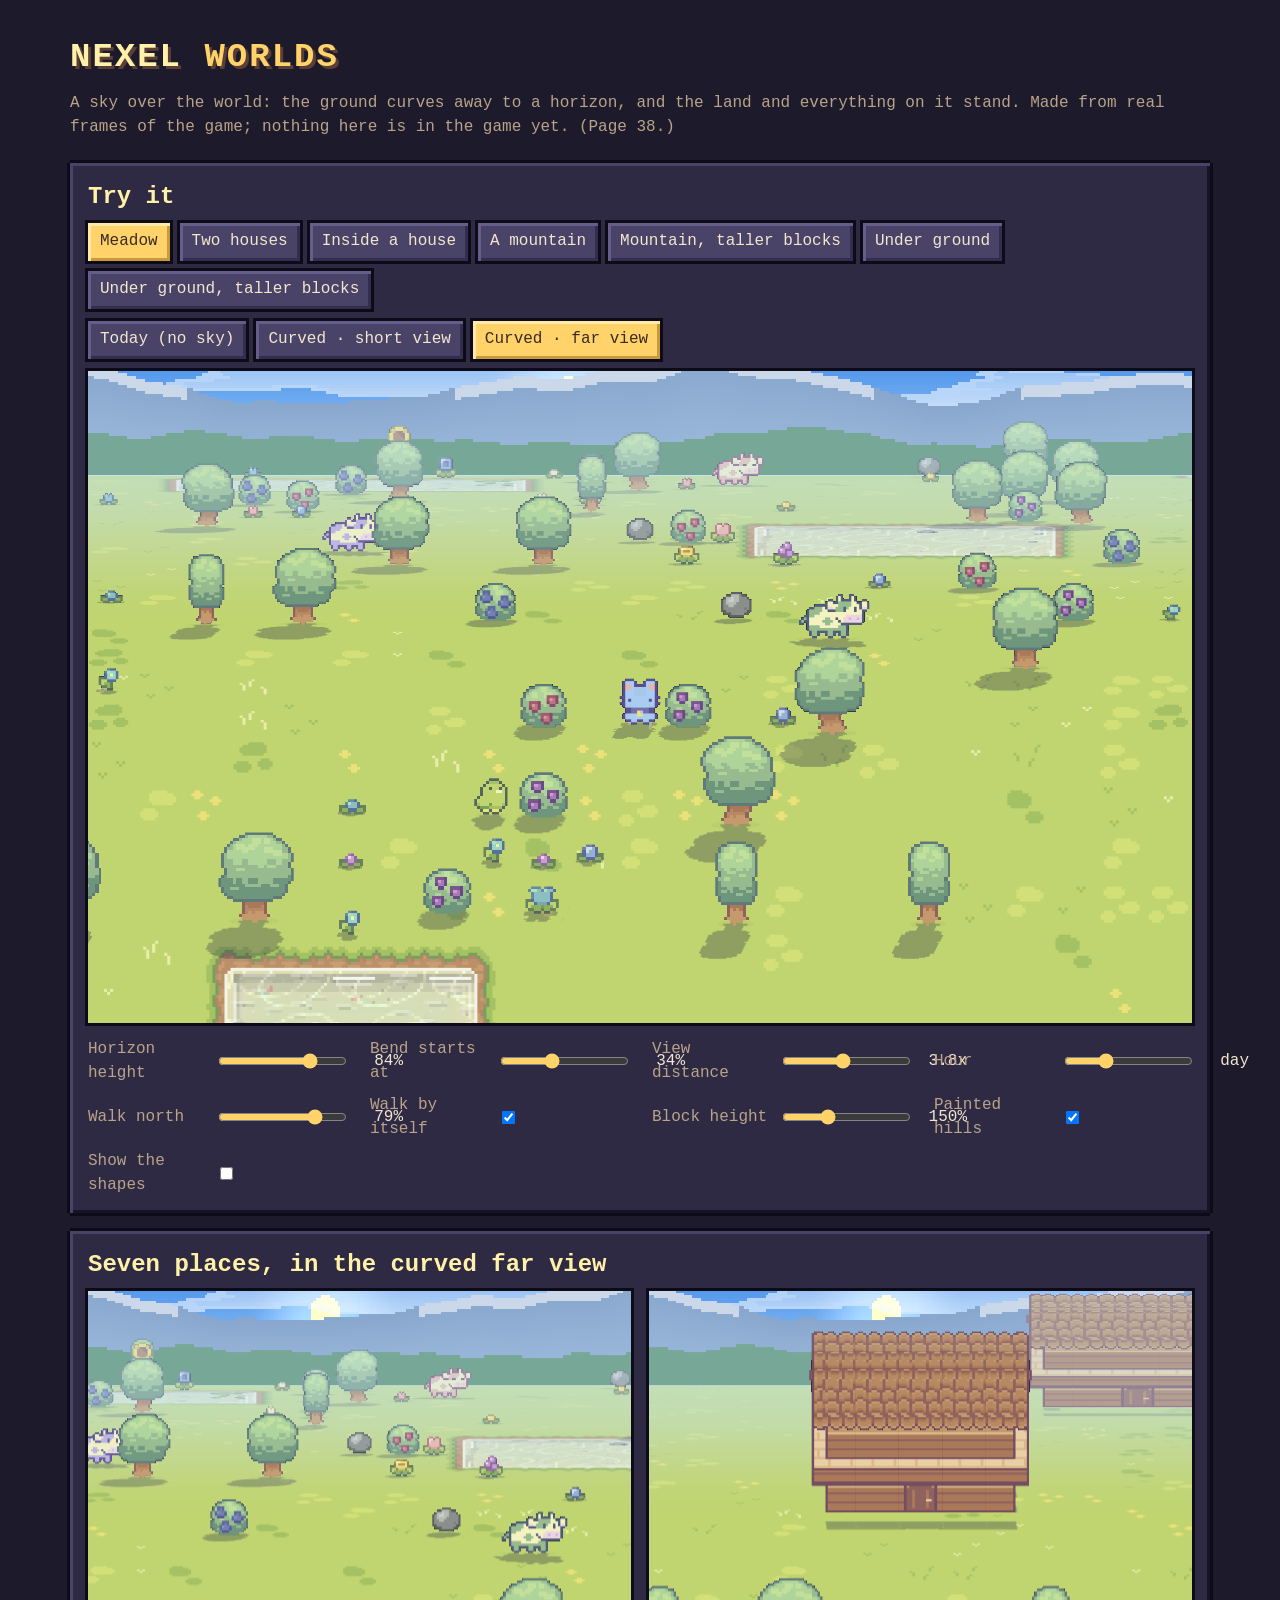
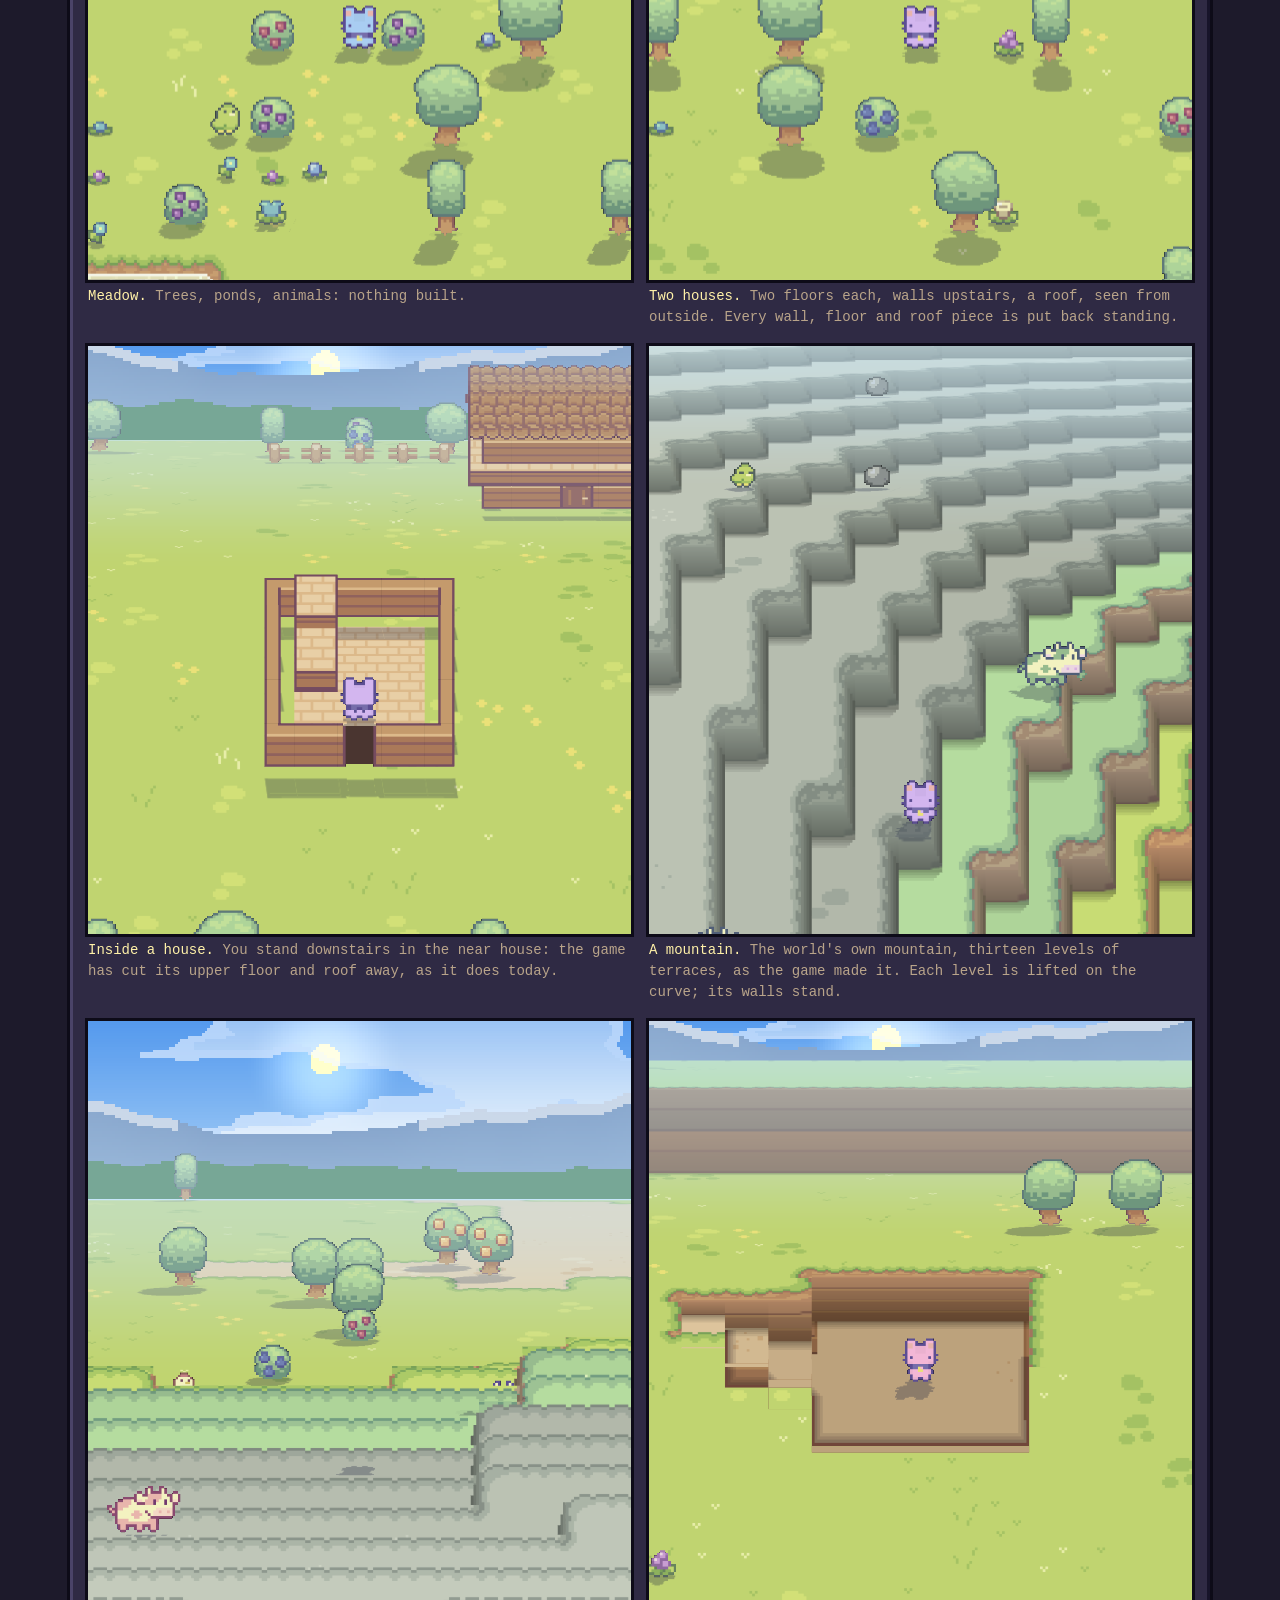
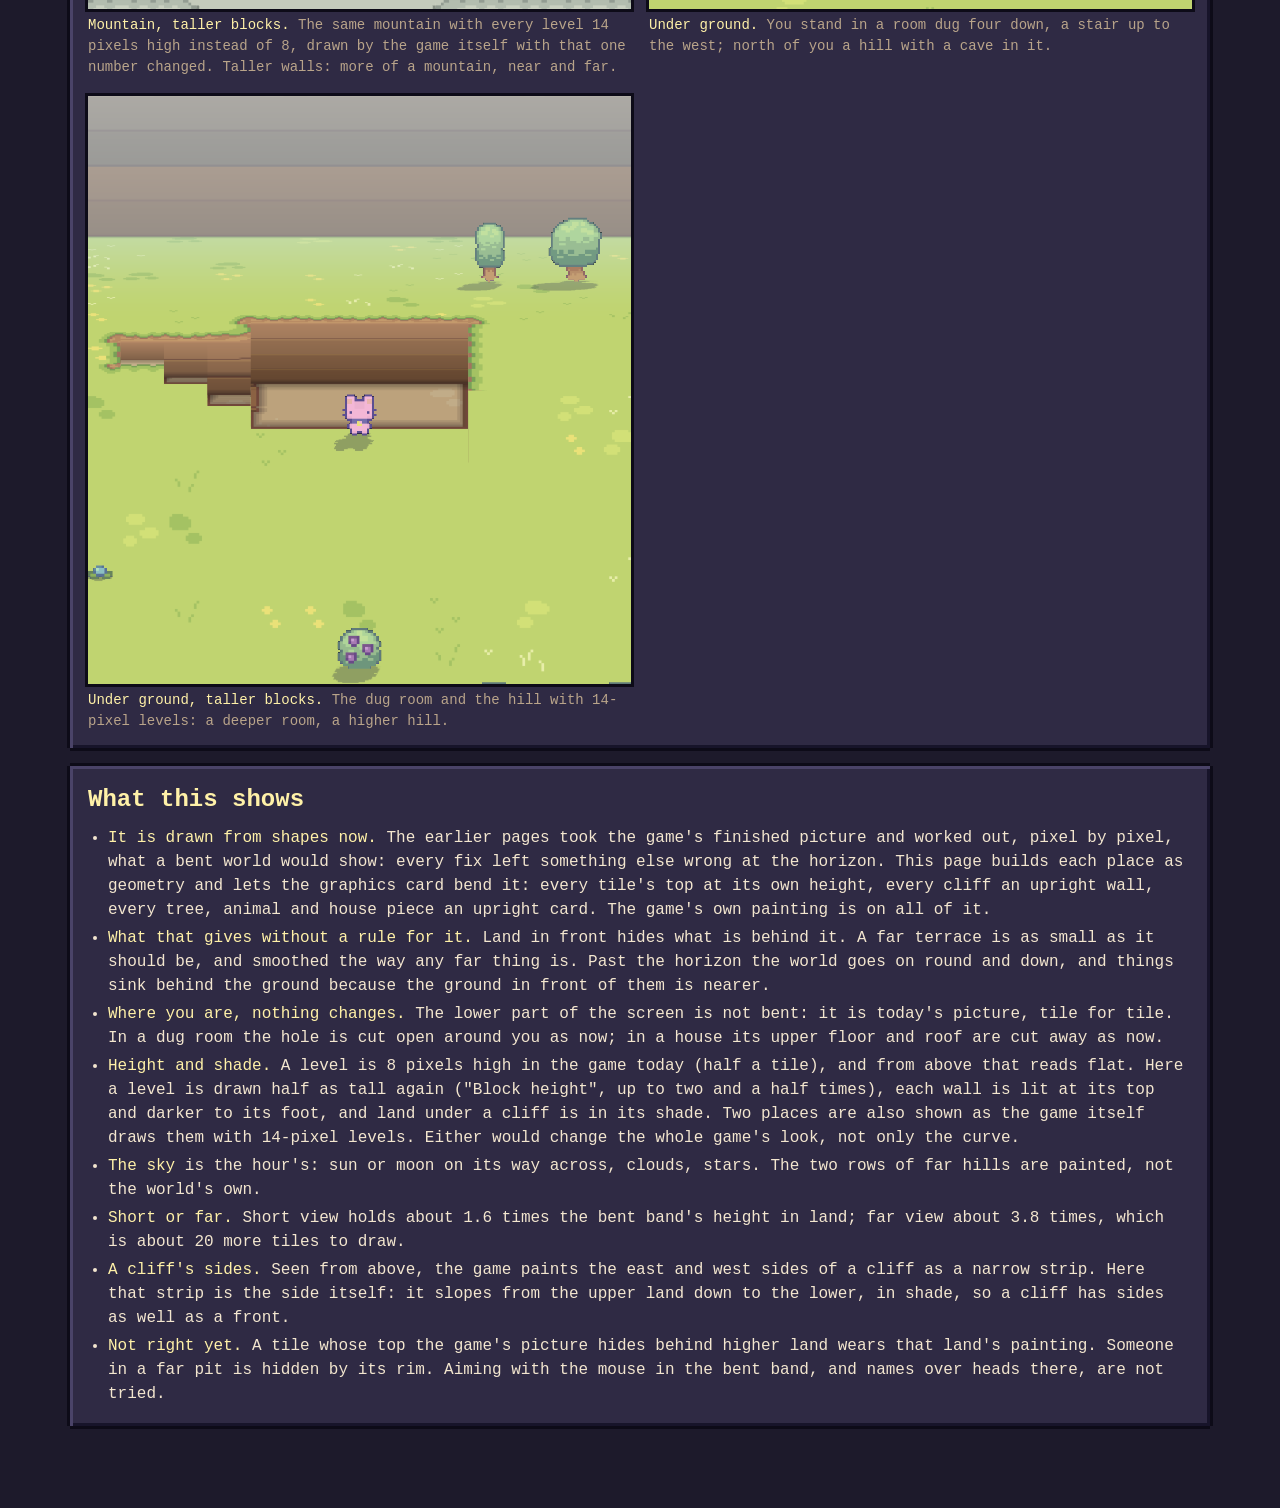
<file: horizon.html>
<!DOCTYPE html>
<html lang="en">
<head>
<meta charset="utf-8">
<meta name="viewport" content="width=device-width, initial-scale=1">
<title>Nexel Worlds · a sky over the world</title>
<style>
  :root { --q:3px; --ink:#f3e6cf; --soft:#b9a48a; --night:#1d1a2b; --panel:#2f2a44; --hi:#4a4368; --lo:#17142a; --edge:#0d0b18; --gold:#ffd36a; --on:#fff1a8; }
  * { box-sizing:border-box; }
  body { margin:0; background:var(--night); color:var(--ink); font:16px/1.5 ui-monospace, "SF Mono", Menlo, Consolas, monospace; padding:32px 16px 64px; }
  main { width:min(1140px, 100%); margin:0 auto; }
  h1 { margin:0; font-size:34px; letter-spacing:2px; color:var(--on); text-shadow:var(--q) var(--q) 0 #5b3f36; }
  h1 em { font-style:normal; color:var(--gold); }
  .sub { color:var(--soft); margin:8px 0 24px; }
  .box { background:var(--panel); padding:16px 18px; margin-bottom:18px;
    box-shadow:inset var(--q) var(--q) 0 var(--hi), inset calc(-1 * var(--q)) calc(-1 * var(--q)) 0 var(--lo), calc(-1 * var(--q)) 0 var(--edge), var(--q) 0 var(--edge), 0 calc(-1 * var(--q)) var(--edge), 0 var(--q) var(--edge); }
  h2 { margin:0 0 8px; font-size:24px; color:var(--on); }
  .view { position:relative; aspect-ratio:1100 / 650; box-shadow:0 0 0 var(--q) var(--edge); overflow:hidden; }
  .view canvas { position:absolute; inset:0; width:100%; height:100%; }
  .bar { display:flex; flex-wrap:wrap; gap:10px; margin:0 0 12px; }
  button { font:inherit; color:var(--ink); background:var(--hi); border:0; padding:6px 12px 8px; cursor:pointer;
    box-shadow:inset var(--q) var(--q) 0 #655d8a, inset calc(-1 * var(--q)) calc(-1 * var(--q)) 0 #332d4f, 0 0 0 var(--q) var(--edge); }
  button.on { background:var(--gold); color:#3b2a22; box-shadow:inset var(--q) var(--q) 0 #ffe9a8, inset calc(-1 * var(--q)) calc(-1 * var(--q)) 0 #c99a3a, 0 0 0 var(--q) var(--edge); }
  .knobs { display:grid; grid-template-columns:repeat(auto-fit, minmax(240px, 1fr)); gap:8px 24px; margin-top:14px; }
  label { display:flex; align-items:center; gap:10px; color:var(--soft); }
  label span { flex:none; width:118px; } label b { flex:none; width:44px; text-align:right; color:var(--ink); font-weight:normal; }
  input[type=range] { flex:1; accent-color:var(--gold); }
  .four { display:grid; grid-template-columns:1fr 1fr; gap:18px; }
  .four > div { cursor:pointer; } .four p { margin:6px 0 0; color:var(--soft); font-size:14px; } .four p b { color:var(--on); font-weight:normal; }
  ul { margin:6px 0 0; padding-left:20px; } li { margin:4px 0; } li b { color:var(--on); font-weight:normal; }
  .try { display:flex; flex-direction:column; }
  /* A phone: the picture first and as wide as the screen, the buttons in rows that slide sideways, one view */
  @media (max-width:760px) {
    body { padding:12px 0 40px; font-size:15px; }
    h1 { font-size:22px; padding:0 12px; } .sub { padding:0 12px; margin:4px 0 10px; font-size:13px; line-height:1.4; }
    .box { padding:12px; margin-bottom:10px; box-shadow:none; }
    .try { padding:0 0 12px; } .try h2 { display:none; } .try .view { order:-1; box-shadow:none; margin-bottom:10px; }
    .bar { flex-wrap:nowrap; overflow-x:auto; margin:0; padding:3px 12px 9px; gap:8px; scrollbar-width:none; } .bar::-webkit-scrollbar { display:none; }
    .bar button { flex:none; white-space:nowrap; padding:7px 11px 9px; }
    .knobs { padding:0 12px; margin-top:4px; grid-template-columns:1fr; gap:10px; } label { font-size:14px; } label span { width:112px; white-space:nowrap; } input[type=range] { height:28px; }
    .side { display:none; } h2 { font-size:19px; } ul { padding-left:18px; } li { font-size:14px; }
  }
</style>
</head>
<body>
<main>
  <h1>NEXEL <em>WORLDS</em></h1>
  <div class="sub">A sky over the world: the ground curves away to a horizon, and the land and everything on it stand. Made from real frames of the game; nothing here is in the game yet. (Page 38.)</div>
  <div class="box try">
    <h2>Try it</h2>
    <div class="bar" id="scenes"></div>
    <div class="bar" id="presets"></div>
    <div class="view" id="main"></div>
    <div class="knobs">
      <label><span>Horizon height</span><input type="range" id="yh" min="50" max="96"><b></b></label>
      <label><span>Bend starts at</span><input type="range" id="y0" min="5" max="80"><b></b></label>
      <label><span>View distance</span><input type="range" id="g" min="0" max="300"><b></b></label>
      <label><span>Hour</span><input type="range" id="hour" min="0" max="100"><b></b></label>
      <label><span>Walk north</span><input type="range" id="walk" min="0" max="100"><b></b></label>
      <label><span>Walk by itself</span><input type="checkbox" id="auto" checked></label>
      <label><span>Block height</span><input type="range" id="tall" min="100" max="250" step="10"><b></b></label>
      <label><span>Painted hills</span><input type="checkbox" id="hills" checked></label>
      <label><span>Show the shapes</span><input type="checkbox" id="shapes"></label>
    </div>
  </div>
  <div class="box side">
    <h2>Seven places, in the curved far view</h2>
    <div class="four" id="four"></div>
  </div>
  <div class="box">
    <h2>What this shows</h2>
    <ul>
      <li><b>It is drawn from shapes now.</b> The earlier pages took the game's finished picture and worked out, pixel by pixel, what a bent world would show: every fix left something else wrong at the horizon. This page builds each place as geometry and lets the graphics card bend it: every tile's top at its own height, every cliff an upright wall, every tree, animal and house piece an upright card. The game's own painting is on all of it.</li>
      <li><b>What that gives without a rule for it.</b> Land in front hides what is behind it. A far terrace is as small as it should be, and smoothed the way any far thing is. Past the horizon the world goes on round and down, and things sink behind the ground because the ground in front of them is nearer.</li>
      <li><b>Where you are, nothing changes.</b> The lower part of the screen is not bent: it is today's picture, tile for tile. In a dug room the hole is cut open around you as now; in a house its upper floor and roof are cut away as now.</li>
      <li><b>Height and shade.</b> A level is 8 pixels high in the game today (half a tile), and from above that reads flat. Here a level is drawn half as tall again ("Block height", up to two and a half times), each wall is lit at its top and darker to its foot, and land under a cliff is in its shade. Two places are also shown as the game itself draws them with 14-pixel levels. Either would change the whole game's look, not only the curve.</li>
      <li><b>The sky</b> is the hour's: sun or moon on its way across, clouds, stars. The two rows of far hills are painted, not the world's own.</li>
      <li><b>Short or far.</b> Short view holds about 1.6 times the bent band's height in land; far view about 3.8 times, which is about 20 more tiles to draw.</li>
      <li><b>A cliff's sides.</b> Seen from above, the game paints the east and west sides of a cliff as a narrow strip. Here that strip is the side itself: it slopes from the upper land down to the lower, in shade, so a cliff has sides as well as a front.</li>
      <li><b>Not right yet.</b> A tile whose top the game's picture hides behind higher land wears that land's painting. Someone in a far pit is hidden by its rim. Aiming with the mouse in the bent band, and names over heads there, are not tried.</li>
    </ul>
  </div>
</main>
<script>
// (?audit=1: wherever no shape is drawn under the horizon the picture is magenta: a hole in the land shows, and a script counts them)
const AUDIT = new URLSearchParams(location.search).get("audit") === "1";
const H = 650;                                              // (a view shows 1100 of the picture's pixels across; on a narrow screen 600, bigger: `vw`)
// The places: each a frame of the game taken in two parts (design/enemies/horizon_capture.py)
const SCENES = {
  meadow: {name: "Meadow", say: "Trees, ponds, animals: nothing built."},
  village: {name: "Two houses", say: "Two floors each, walls upstairs, a roof, seen from outside. Every wall, floor and roof piece is put back standing."},
  inside: {name: "Inside a house", say: "You stand downstairs in the near house: the game has cut its upper floor and roof away, as it does today."},
  hills: {name: "A mountain", say: "The world's own mountain, thirteen levels of terraces, as the game made it. Each level is lifted on the curve; its walls stand."},
  hills_tall: {name: "Mountain, taller blocks", say: "The same mountain with every level 14 pixels high instead of 8, drawn by the game itself with that one number changed. Taller walls: more of a mountain, near and far."},
  under: {name: "Under ground", say: "You stand in a room dug four down, a stair up to the west; north of you a hill with a cave in it."},
  under_tall: {name: "Under ground, taller blocks", say: "The dug room and the hill with 14-pixel levels: a deeper room, a higher hill."},
};
const PRESETS = [
  {key: "flat", name: "Today (no sky)", mode: 0, yh: 100, y0: 100, g: 0, tall: 100, say: "The game as it is."},
  {key: "curve1", name: "Curved · short view", mode: 1, yh: 80, y0: 42, g: 0, tall: 150, say: "The ground bends away from 42% up the screen to a horizon at 80%. Things stand on it; the last trees stand against the sky."},
  {key: "curve2", name: "Curved · far view", mode: 1, yh: 84, y0: 34, g: 140, tall: 150, say: "The same with more than twice the land in the bend: ponds and woods far to the north, small."},
];
// How far along the ground a row of the screen is (y: 0 at the bottom, 1 at the top), as a share of the screen's
// height; and how much wider the land is drawn there (tilted). The same in the shader below.
// ---------------------------------------------------------------------------------------------------------------
// The picture is drawn from real shapes, not worked back from a finished picture ("It is terrible. Rethink your
// approach": the page took the game's flat picture and asked, pixel by pixel, what a bent world would show there;
// every fix of that left something else wrong at the horizon). Now each place is built once as geometry:
//   every tile's top, a square at its own height, with the game's painting of it on it;
//   every wall, upright, where a tile stands higher than the one south of it, with the game's painting of that wall;
//   everything that stands (a tree, an animal, you, each piece of a house): an upright card with its foot on the ground.
// The graphics card bends all of it (each corner is put where the bend puts its spot of the ground, and raised by its
// height) and keeps, for every pixel, what is nearest: land in front hides what is behind it, a far terrace is as
// small as it should be and smoothed as any far thing is, and past the horizon things go down behind the ground,
// because the ground in front of them is nearer. None of that is written here: it is what drawing shapes does.
// ---------------------------------------------------------------------------------------------------------------
// Shared by the land and what stands: where a spot of the ground is on the screen. r: its row of the picture at sea
// level. -> y (px from the bottom), t (how far into the bend, 0 to 1). Up to the horizon as on a log (asin), and past
// it down the far side three times as fast.
const PLACE = `
uniform vec2 uRes; uniform float uBottom, uMode, uYh, uY0, uG, uCx, uFar;
float curve(float t) { return asin(t) * (1. + uG * t * t); }
void place(float r, out float y, out float t) {      // (t is 1 beyond the horizon too: as deep in the air as the horizon)
  float d = (uBottom - r) / uRes.y, y0 = min(uY0, uYh - .02); t = 0.;
  if (uMode < .5 || d <= y0) { y = d * uRes.y; return; }
  float want = (d - y0) / (uYh - y0), most = curve(.999);
  float past = max(0., want - most) * (uYh - y0) * uRes.y;      // px of ground beyond the horizon
  if (want >= most) want = max(0., most - 3. * (want - most));
  float lo = 0., hi = .999;
  for (int i = 0; i < 22; i++) { float m = (lo + hi) * .5; if (curve(m) < want) lo = m; else hi = m; }
  // Beyond the horizon the ground falls away, a pixel down for each pixel further: a hill there shows its top over
  // the line, then sinks. (Without this a mountain behind the horizon stood whole in the sky, its terraces piled
  // like bricks with animals on them: "Wtf is happening at the horizon".)
  y = (y0 + (uYh - y0) * lo) * uRes.y - past; t = past > 0. ? 1. : lo;
}
float landLean(float t) { return 1. - .5 * pow(t, 1.5); }    // how much of the land's height shows where it leans back, far off (most of it: with half, a far mountain lay flat)
uniform float uRef;                                          // the land's height where you stand: the camera is at your height, as in the game
uniform float uFlatFar;                                      // (to compare: 1 = a cliff's side stands straight far off, as page 24 to 30 had it)
uniform float uTall;                                         // how tall a level is drawn, as a share of the game's 8 px ("looks soo flat")
// How far up the screen a height is drawn (px), from the camera's own. Over the ground: as tall as "Block height"
// says. Under it (a dug room): as deep as the game draws it. Both lean back far off.
// A dug room is a real hole ("underground does not show any depth effect. We should be able to see 3d holes"):
// its floor is down there, its north wall stands, and the ground south of it hides what it would hide. While you
// are in it, that ground is cut away as far south as the room is deep, as the game cuts it (see shapes).
// (Under the ground a depth is squeezed in the bend as the rows of the ground are, not leant as a height is: so
// the ground cut away south of your room, as many rows as the room is deep, uncovers its floor at any distance.)
float rows(float t) { return uMode < .5 ? 1. : 1. / ((1. + uG * t * t) / sqrt(max(1e-4, 1. - t * t)) + asin(t) * 2. * uG * t); }
float rise(float z, float t) { return (z >= 0. ? z * uTall * landLean(t) : z * rows(t)) - uRef * uTall * landLean(t); }
float depth(float r, float lead) { return clamp((uBottom - r) / uFar - lead, -.98, .98); }      // nearer along the ground: in front
`;
const LAND_V = `#version 300 es
precision highp float;
in vec3 aPos; in vec2 aUV; in float aShade, aFar, aKind; out vec2 vUV; out float vT, vShade, vKind; out vec3 vAt;` + PLACE + `
// (a cliff's side slopes near you; far off it stands straight again: there each sloping end made a terrace a bevelled brick)
void main() {
  float y, t; place(aPos.y, y, t);
  float zz = mix(aPos.z, aFar, uFlatFar * smoothstep(.15, .6, t));
  gl_Position = vec4((uRes.x * .5 + aPos.x - uCx) / uRes.x * 2. - 1., (y + rise(zz, t)) / uRes.y * 2. - 1., depth(aPos.y, 0.), 1.);
  vUV = aUV; vT = t; vShade = aShade; vKind = aKind; vAt = aPos;
}`;
const LAND_F = `#version 300 es
precision highp float;
uniform sampler2D uTex; uniform vec2 uSrc; uniform vec3 uLight, uAir; uniform float uShow, uGrid; in vec2 vUV; in float vT, vShade, vKind; in vec3 vAt; out vec4 o;
// ("Show the shapes": no painting. Each face in the colour of its kind: a top green, a wall that faces south brown,
// a step of a cliff's side orange, what is under the ground sand; and a dark line along every tile's edge and every
// level of a wall. What you then see is the blocks themselves: tops, fronts and sides, each at its own place.)
void main() {
  vec3 c = texture(uTex, vUV / uSrc).rgb * uLight * vShade;
  if (uShow > .5) {
    int k = int(vKind + .5);
    c = (k == 0 ? vec3(.55, .78, .44) : k == 1 ? vec3(.74, .5, .36) : k == 2 ? vec3(.93, .64, .3) : vec3(.84, .74, .52)) * (vAt.z < 0. && k == 1 ? .8 : 1.) * vShade;
    vec2 g = abs(fract(vec2(vAt.x - uGrid, k == 1 ? vAt.z : vAt.y - uGrid) / vec2(48., k == 1 ? 24. : 48.) + .5) - .5) * vec2(48., k == 1 ? 24. : 48.);
    if (k != 2 && min(g.x, g.y) < 1.) c *= .62;
  }
  o = vec4(mix(c, uAir, smoothstep(.55, 1., vT) * .5), 1.);
}`;
// What stands: a card. aFoot: its foot's row; aCx: its middle; aOff: this corner from the middle of its foot;
// aGap: how high over the ground its foot is (the land's height there, a floor upstairs); aBuilt: a piece of a house.
// A thing of its own keeps its shape and is smaller far off; a built piece keeps its width, or a house comes apart.
const CARD_V = `#version 300 es
precision highp float;
in float aFoot, aCx, aLift, aOwn, aBuilt; in vec2 aOff, aUV; out vec2 vUV; out float vT;` + PLACE + `
void main() {
  float y, t; place(aFoot, y, t);
  float small = 1. - .38 * pow(t, 1.5), back = 1. - .5 * pow(t, 1.6), built = step(.5, aBuilt);
  float sx = uRes.x * .5 + aCx - uCx + aOff.x * mix(small, 1., built);
  // (aLift: the height of the land it stands on, drawn as tall as the land is; aOwn: how high over that it is itself, a floor upstairs)
  float sy = y + rise(aLift, t) + aOwn * mix(landLean(t), back, built) + aOff.y * mix(small, back, built);
  // (in front of the ground it stands on; and someone down a hole near you is seen in it, as the game cuts the ground away for them)
  float z = depth(aFoot, .0015);
  gl_Position = vec4(sx / uRes.x * 2. - 1., sy / uRes.y * 2. - 1., z, 1.);
  vUV = aUV; vT = t;
}`;
const CARD_F = `#version 300 es
precision highp float;
uniform sampler2D uTex; uniform vec2 uSrc; uniform vec3 uLight, uAir; in vec2 vUV; in float vT; out vec4 o;
void main() { vec4 c = texture(uTex, vUV / uSrc); if (c.a < .5) discard; o = vec4(mix(c.rgb * uLight, uAir, smoothstep(.6, 1., vT) * .4), 1.); }`;
// The sky behind it all: the hour's colours, sun or moon on its way across, clouds, stars, two rows of far hills.
const SKY_V = `#version 300 es
in vec2 p; void main() { gl_Position = vec4(p, .999, 1.); }`;
const SKY_F = `#version 300 es
precision highp float;
uniform vec2 uRes; uniform float uYh, uT, uHour, uHills, uK, uAudit; out vec4 o;
float hash(vec2 q) { return fract(sin(dot(q, vec2(127.1, 311.7))) * 43758.5453); }
float noise(vec2 q) { vec2 i = floor(q), f = fract(q); f = f * f * (3. - 2. * f);
  return mix(mix(hash(i), hash(i + vec2(1., 0.)), f.x), mix(hash(i + vec2(0., 1.)), hash(i + vec2(1., 1.)), f.x), f.y); }
vec3 pick(vec3 day, vec3 dusk, vec3 night) { float a = smoothstep(.5, .7, uHour), b = smoothstep(.7, .84, uHour); return mix(mix(day, dusk, a), night, b); }
float ridge(float x, float seed, float f) { return noise(vec2(x * f + seed, seed)) * .6 + noise(vec2(x * f * 2.7 + seed, 3.)) * .28 + noise(vec2(x * f * 6.1, seed)) * .12; }
void main() {
  vec2 a = floor(gl_FragCoord.xy / uK / 3.) * 3.;             // (the sky is made of the land's own pixels: 3 of the picture's)
  vec3 zen = pick(vec3(.33, .6, .93), vec3(.27, .3, .58), vec3(.05, .07, .19)), hor = pick(vec3(.78, .9, .98), vec3(.99, .68, .42), vec3(.17, .21, .44));
  float yh = uYh, up = (a.y / uRes.y - yh) / (1. - yh), px = a.y - yh * uRes.y;
  vec3 c = mix(hor, zen, pow(clamp(up, 0., 1.), .7));
  float night = smoothstep(.72, .84, uHour), way = night > .5 ? (uHour - .78) / .22 : uHour / .72;
  vec2 sun = vec2(uRes.x * (.12 + .76 * way), uRes.y * (yh + (1. - yh) * (.25 + .55 * sin(way * 3.1416))));
  float disc = length(a + 1.5 - sun);
  c = mix(c, night > .5 ? vec3(.92, .94, 1.) : vec3(1., .95, .7), step(disc, night > .5 ? 13. : 17.));
  c += (night > .5 ? vec3(.2, .24, .4) : vec3(.5, .4, .2)) * smoothstep(90., 15., disc) * .5;
  vec2 q = vec2(a.x * .004 + uT * .012, up * 3.2);
  float cl = noise(q) * .55 + noise(q * 2.3 + 4.1) * .3 + noise(q * 5.1 + 9.) * .15;
  c = mix(c, pick(vec3(1.), vec3(1., .82, .72), vec3(.3, .34, .56)), step(.56, cl) * (.9 - .5 * up));
  c = mix(c, pick(vec3(.86, .92, 1.), vec3(.9, .62, .6), vec3(.22, .26, .46)), step(.5, cl) * (1. - step(.56, cl)) * .7);
  c += step(.9975, hash(a)) * night * (1. - step(.5, cl)) * (.6 + .4 * sin(uT * 3. + a.x));
  if (uHills > .5) {
    float m1 = 34. + 92. * ridge(a.x, 11., .0035), m2 = 12. + 40. * ridge(a.x, 47., .007);
    if (px < m1) c = mix(pick(vec3(.5, .62, .78), vec3(.52, .36, .5), vec3(.1, .13, .3)), hor, .12 + .3 * (1. - px / m1));
    if (px < m1 && px > m1 - 12. && ridge(a.x, 11., .0035) > .56) c = mix(c, vec3(1.), .55 * (1. - smoothstep(.7, .86, uHour)));
    if (px < m2) c = mix(pick(vec3(.4, .6, .5), vec3(.5, .36, .34), vec3(.08, .13, .22)), hor, .18);
  }
  if (px < 0.) c = uAudit > .5 && px < -10. ? vec3(1., 0., 1.) : hor;      /* (the last 10 px under the line are the air: a tile's top is flat pieces, and cuts the horizon's own curve a little short) */                                       // (under the horizon line where no land is known: the air)
  o = vec4(c, 1.);
}`;
// A place as shapes. Land: for each tile whose height is known, its top (four strips, so that it bends) and, where it
// stands higher than the tile south of it, its wall (a strip a level). Both carry the game's own painting: the game
// draws a tile's top `height` px up the picture from its square, and its wall hanging under that, so that is where
// each is taken from. Cards: one for each thing that stands, far ones first.
function shapes(sc, cut) {
  let kind = 0;                                               // the kind of face being made: 0 a top, 1 a wall facing south, 2 a step of a cliff's side, 3 under the ground
  const [gx, gy, S] = sc.grid, st = sc.step, land = [], cards = [], iw = sc.ground.width, ih = sc.ground.height;
  // A tile's height along its width, as flat steps [from, to, height] (x from its west side). Its own height; but
  // at a side where the land beside it is lower, its last 12 px go down to that land in four steps of one land
  // pixel (3 px) each: the cliff's side. (It was a smooth slope: its ends were slanted lines, on walls too, and
  // nothing else in this picture is slanted: "Can you improve edges".) Every edge is upright or level.
  const RIB = 4, PX = 3, W = RIB * PX;
  const FOOT = 7;      // px at the foot of a level of wall that the game paints as grass in shade
  const edge = (i, j) => { const L = sc.tile(i, j), w = sc.tile(i - 1, j), e = sc.tile(i + 1, j), h = L * st, out = [];
    // (only over the ground: a side that goes down into a dug room is in the game's painting of the room already)
    // (and never more than a level down: the side of a cliff twelve levels high, in four steps, was four pillars)
    // (and none at a sheer drop of more than two levels: on a canyon's wall each tile's step was a dark notch at its top)
    const side = (v) => v !== null && v < L && L > 0 && L - v <= 2 ? Math.max(v, 0, L - 1) * st : null, lw = side(w), le = side(e);
    if (lw !== null) for (let q = 0; q < RIB; q++) out.push([q * PX, (q + 1) * PX, Math.round(lw + (h - lw) * (q + 1) / (RIB + 1)), q]);
    out.push([lw !== null ? W : 0, le !== null ? S - W : S, h, -1]);
    if (le !== null) for (let q = RIB - 1; q >= 0; q--) out.push([S - (q + 1) * PX, S - q * PX, Math.round(le + (h - le) * (q + 1) / (RIB + 1)), q]);
    return out; };
  // What the game's picture really shows. The game paints high land over what is behind it: a river behind a
  // mountain, the far wall of a canyon. Taken from the picture, those wore the mountain's painting: a canyon wall
  // twelve levels high stood at the horizon as pale slabs ("Wtf is happening at the horizon"). So: front(i, j) is
  // the highest row of the picture that land south of a tile is painted up to; a top or a level of a wall that is
  // not clear of it (or not all in the picture) takes the painting of one that is, at the same level: the nearest
  // plain tile for a top, any wall for a wall.
  const front = new Float32Array(sc.mw * sc.mh).fill(1e9);
  for (let i = 0; i < sc.mw; i++) { let f = 1e9; for (let j = sc.mh - 1; j >= 0; j--) { front[j * sc.mw + i] = f; const L = sc.tile(i, j); if (L !== null) f = Math.min(f, gy + j * S - L * st); } }
  // The cut. The game shows the dug room you are in by not drawing the ground south of it, as far as the room is
  // deep: `cutTo` is, for a tile south of a dug one, the row its ground is cut away to. In the game's picture that
  // ground is painted over by the room's floor, so its own painting is never used: it wears another tile's.
  // Cut (you are in the room): that ground is not drawn, and the room's floor goes on under where it was.
  // Not cut (you are outside): the ground is there, and hides the floor behind its rim, as a hole's rim does.
  const cutTo = new Float32Array(sc.mw * sc.mh).fill(-1e9);
  for (let i = 0; i < sc.mw; i++) { let lim = -1e9; for (let j = 1; j < sc.mh; j++) { const L = sc.tile(i, j), N = sc.tile(i, j - 1);
    if (L !== null && N !== null && N < 0 && N < L) lim = Math.max(lim, gy + j * S + (L - N) * st);
    if (L !== null && L >= 0) cutTo[j * sc.mw + i] = lim; } }
  // (Not cut, the ground the game painted the room over wears another tile's painting; and so does the ground just
  // past it and beside it: there the game paints the cut's edge, a dark line and the room's wall in section, which
  // lay on the grass as a thin outline of a room that is not open.)
  const painted = (i, j) => { const Y = gy + j * S, k = j * sc.mw + i; return cut ? cutTo[k] > Y : cutTo[k] + 24 > Y || (i > 0 && cutTo[k - 1] + 24 > Y) || (i + 1 < sc.mw && cutTo[k + 1] + 24 > Y); };
  // (Not cut: the part of a dug floor that its own rim hides from every distance, the last rows as many as it is
  // deep, is not made at all. Drawn and hidden, its dark edge showed as a thin line through the joins of the
  // ground in front of it.)
  const seenTo = new Float32Array(sc.mw * sc.mh).fill(1e9);
  for (let i = 0; i < sc.mw; i++) for (let j = sc.mh - 2; j >= 0; j--) { const L = sc.tile(i, j), Sn = sc.tile(i, j + 1);
    if (L === null || L >= 0 || Sn === null) continue;
    seenTo[j * sc.mw + i] = Sn > L ? gy + (j + 1) * S - (Math.max(Sn, 0) - L) * st : Sn === L ? seenTo[(j + 1) * sc.mw + i] : 1e9; }
  const inPic = (X, top, bottom) => top >= 0 && bottom <= ih;      // (a tile half off the picture's side keeps its own painting)
  const topSeen = (i, j) => { const L = sc.tile(i, j), Y = gy + j * S, h = L * st; return inPic(gx + i * S, Y - h, Y + S - h) && (L <= 0 || front[j * sc.mw + i] >= Y + S - h) && !(L >= 0 && painted(i, j)); };
  const bandSeen = (i, j, k) => { const Y = gy + j * S; return inPic(gx + i * S, Y + S - k * st, Y + S - (k - 1) * st) && (k <= 0 || front[j * sc.mw + i] >= Y + S - (k - 1) * st); };
  const plain = new Map(), bands = new Map();
  for (let j = 0; j < sc.mh; j++) for (let i = 0; i < sc.mw; i++) {
    const L = sc.tile(i, j); if (L === null) continue;
    if (topSeen(i, j) && [[1, 0], [-1, 0], [0, 1], [0, -1]].every(([a, b]) => sc.tile(i + a, j + b) === L)) { if (!plain.has(L)) plain.set(L, []); plain.get(L).push([i, j]); }
    const south = sc.tile(i, j + 1);
    if (south !== null && south < L) for (let k = L; k > south; k--) if (!bands.has(k) && bandSeen(i, j, k)) bands.set(k, [i, j]);
  }
  const nearestKey = (map, k) => { let best = null; for (const q of map.keys()) if (best === null || Math.abs(q - k) < Math.abs(best - k)) best = q; return best; };
  const topFrom = (i, j, L) => { if (topSeen(i, j)) return [i, j]; const list = plain.get(L) || plain.get(nearestKey(plain, L)); if (!list) return null;
    let best = list[0], bd = 1e9; for (const q of list) { const d = (q[0] - i) ** 2 + (q[1] - j) ** 2; if (d < bd) { bd = d; best = q; } } return best; };
  const bandFrom = (i, j, k) => bandSeen(i, j, k) ? [i, j] : bands.get(k) || bands.get(nearestKey(bands, k)) || null;
  for (let j = 0; j < sc.mh; j++) for (let i = 0; i < sc.mw; i++) {
    const L = sc.tile(i, j); if (L === null) continue;
    const X = gx + i * S, Y = gy + j * S, h = L * st;
    if (X + S <= 0 || X >= iw) continue;
    const src = topFrom(i, j, L); if (!src) continue;
    const dX = (src[0] - i) * S, dY = (src[1] - j) * S - (sc.tile(src[0], src[1]) - L) * st;      // from this tile's painting to the one it wears
    const north = sc.tile(i, j - 1), south = sc.tile(i, j + 1), west = sc.tile(i - 1, j), east = sc.tile(i + 1, j);
    const low = (v) => v !== null && v < L, ONLY = new URLSearchParams(location.search).get("only");      // (?only=tops or ?only=walls: one kind of shape alone, to look at it)
    // One piece with four corners, each [x, ground row, height, lit]; its painting is the tile's own (the game draws a
    // top `h` px up the picture from its square), or what `uv` says.
    // (Beside higher land the game paints that land's side over this tile's edge, a few px a level: lying flat on
    // this tile it was a pale bracket at the foot of a hill, "what are those weird corners". This tile's painting
    // is taken from further in there.)
    // (And at a sheer drop, where this tile has no stepped side: the game paints the cliff's own side down that
    // edge and cuts the tile's corner round, showing what is behind, a river's yellow at a canyon's edge.)
    const over = (v) => v === null || L < 0 ? 0 : v < 0 ? 12 : v > L ? Math.min(S / 2, 6 + 3 * (v - L)) : L > 0 && L - v > 2 ? 16 : 0, oN = north !== null && L > 0 && L - north > 2 ? 16 : 0, oW = Math.max(over(west), oN), oE = Math.max(over(east), oN);      // (oN: the same along its north edge, a thin line of the river's colour)
    const piece = (a, b, c, d, uv = (x, r, hh) => [Math.max(X + oW, Math.min(X + S - oE, x)) + dX, Math.max(r, Y + oN) - h + dY]) => { for (const [x, r, hh, lit, far = hh] of [a, b, c, b, d, c]) land.push(kind, x, r, hh, ...uv(x, r, hh), lit, far); };      // (far: its height far off, where a side does not slope)
    // Its top: each step of its width, in four strips north to south (so that it bends). The flat middle wears
    // the game's painting; a step of a cliff's side is the cliff's earth, one colour (8 px in from the side, where
    // the game paints the cliff), darker the lower it is. Where higher land stands north, the first strip is in
    // its shade. Far off a side's steps stand at the tile's height again (there they made each terrace a brick).
    const hs = edge(i, j);
    // The shade under a cliff: bands of one land pixel, each one flat, lighter away from the cliff. Under the
    // cliff's flat edge, four; under each step of its side, one more than the step before: so the shade ends
    // round, as the cliff does, and not as a square block ("corners and their shadow are a bit squarish").
    const shaded = north !== null && north > L, above = shaded ? edge(i, j - 1) : [];
    const bandsAt = (x) => { const q = above.find((v) => x >= v[0] && x < v[1]); return !q || q[2] <= h ? 0 : q[3] < 0 ? 4 : q[3] + 1; };
    if (ONLY !== "walls") for (const [xa, xb, hh, rib] of hs) {
      kind = L < 0 ? 3 : 0;
      if (rib < 0) {
        const cuts = [...new Set([xa, xb, ...above.flatMap((v) => [v[0], v[1]]).filter((x) => x > xa && x < xb)])].sort((p, q) => p - q);
        for (let c = 0; c + 1 < cuts.length; c++) { const n = bandsAt((cuts[c] + cuts[c + 1]) / 2), x0 = X + cuts[c], x1 = X + cuts[c + 1];
          const lim = cut && L >= 0 ? cutTo[j * sc.mw + i] : -1e9;      // (cut away north of this row)
          const end = 1e9;      // (the whole floor is made: far off in the bend more of it is in view than near, and cut short it left a strip of nothing under it: "weird down border")
          const flat = (r0, r1, l) => { r0 = Math.max(r0, lim); r1 = Math.min(r1, end); if (r1 > r0) piece([x0, r0, hh, l], [x1, r0, hh, l], [x0, r1, hh, l], [x1, r1, hh, l]); };
          for (let q = 0; q < n; q++) flat(Y + q * PX, Y + (q + 1) * PX, .7 + .075 * q);
          flat(Y + n * PX, Y + S / 4, 1); for (let q = 1; q < 4; q++) flat(Y + q * S / 4, Y + (q + 1) * S / 4, 1); }
        continue; }
      for (let q = 0; q < 4; q++) { const r0 = Y + q * S / 4, r1 = r0 + S / 4;
      kind = 2;
      const col = xa < S / 2 ? X + 8 : X + S - 9, sh = .6 + .09 * rib;
      piece([X + xa, r0, hh, sh, h], [X + xb, r0, hh, sh, h], [X + xa, r1, hh, sh, h], [X + xb, r1, hh, sh, h], () => [col + dX, Y + S / 2 - h + dY]); }
    }
    // Walls: upright, along the tile's south edge, wherever a step of its edge stands higher than the step of the
    // tile south of it at that place: the whole edge where that tile is lower (the cliff's front), or a few px of
    // it where one of the two has a side and the other has not. Lit at the top and darker to the foot, a level at
    // a time: each level takes its own painting (from the tile's middle, spread over its width: at its two sides
    // the game paints the grass rim turning the corner, a green line down an upright wall), or another wall's at
    // that level where the game's picture has it covered. A wall's foot goes 2 px under the land it stands on.
    // (cut: a dug tile's floor goes on south under the ground cut away there, in the floor's plain colour)
    kind = 3;
    if (cut && L < 0 && south !== null && south > L && ONLY !== "walls") {
      const D = (Math.max(south, 0) - L) * st, mid = () => [X + S / 2 + dX, Y + S / 2 - h + dY];
      for (let r = 0; r < D; r += 12) piece([X, Y + S + r, h, 1], [X + S, Y + S + r, h, 1], [X, Y + S + Math.min(D, r + 12), h, 1], [X + S, Y + S + Math.min(D, r + 12), h, 1], mid);      // (in strips, as a tile's top is: one long piece cut the corner of the horizon and left a gap there)
    }
    const under = south === null ? null : edge(i, j + 1);
    if (ONLY !== "tops" && under) {
      kind = 1;
      const cuts = [...new Set([...hs, ...under].flatMap((q) => [q[0], q[1]]))].sort((p, q) => p - q), at = (list, x) => list.find((q) => x >= q[0] && x < q[1])[2];
      const parts = []; for (let q = 0; q + 1 < cuts.length; q++) { const m = (cuts[q] + cuts[q + 1]) / 2; parts.push([X + cuts[q], X + cuts[q + 1], at(hs, m), Math.min(at(hs, m), at(under, m))]); }
      const foot = Math.min(...parts.map((q) => q[3])), span = Math.max(1, h - foot), lit = (v) => .7 + .26 * Math.max(0, Math.min(1, (v - foot) / span));
      const fb = Math.min(h, south * st), cl = (v, lo, hi) => Math.max(lo, Math.min(hi, v));
      for (let k = L; k * st > foot; k--) {
        const from = bandFrom(i, j, k); if (!from) continue;
        const hi = k * st, lo = hi - st, wX = gx + from[0] * S, wY = gy + from[1] * S, ff = cl(fb, lo, hi);
        // (from the tile's middle third: the game rounds a wall's lower corners, and that cut, up to 18 px in, showing the
        // grass behind, was a slanted dark patch at each wall's foot: "corners still has weird shadow angles")
        const uv = (x, r, hh) => [wX + 18 + (x - X) / S * (S - 36), wY + S - (lo + FOOT + (Math.max(hh, lo) - lo) * (st - FOOT) / st)];      // (not the last rows of a level: there the game paints the shaded grass at the cliff's foot, a dark green patch under each wall)
        for (const [xa, xb, top, bot] of parts) {
          const t = cl(top, lo, hi), bt = cl(bot, lo, t), b2 = bt <= bot ? bt - 2 : bt;
          if (t > bt || hi > ff) piece([xa, Y + S, t, lit(t), hi], [xb, Y + S, t, lit(t), hi], [xa, Y + S, b2, lit(bt), ff], [xb, Y + S, b2, lit(bt), ff], uv);
        }
      }
    }
  }
  for (const q of sc.sprites) {
    if (q === sc.me) continue;                                  // (you: drawn each frame where you stand, see `youAt`)
    const cx = q.x + q.w / 2, gap = q.foot - (q.y + q.h), b = q.b ? 1 : 0;
    const lift = (sc.tile(Math.floor((cx - gx) / S), Math.floor((q.foot - 1 - gy) / S)) || 0) * st;      // the land's height where it stands
    for (const [dx, dy] of [[0, 0], [1, 0], [0, 1], [1, 0], [1, 1], [0, 1]])
      cards.push(q.foot, cx, (dx - .5) * q.w, dy * q.h, lift, gap - lift, b, q.ax + .5 + dx * (q.w - 1), q.ay + .5 + (1 - dy) * (q.h - 1));      // (half a pixel in from its edges: at the very edge it took in the empty pixel beside it, and two pieces of a wall had a line between them)
  }
  return {land: new Float32Array(land), cards: new Float32Array(cards)};
}
function view(box, get) {
  const canvas = document.createElement("canvas"); box.append(canvas);
  const gl = canvas.getContext("webgl2", {antialias: true, alpha: false});
  if (!gl) { box.textContent = "This browser cannot draw it (WebGL 2 is needed)."; return {draw() {}}; }
  const program = (vs, fs) => {
    const mk = (t, src) => { const o = gl.createShader(t); gl.shaderSource(o, src); gl.compileShader(o); if (!gl.getShaderParameter(o, gl.COMPILE_STATUS)) throw new Error(gl.getShaderInfoLog(o)); return o; };
    const pr = gl.createProgram(); gl.attachShader(pr, mk(gl.VERTEX_SHADER, vs)); gl.attachShader(pr, mk(gl.FRAGMENT_SHADER, fs)); gl.linkProgram(pr);
    if (!gl.getProgramParameter(pr, gl.LINK_STATUS)) throw new Error(gl.getProgramInfoLog(pr));
    const u = {}; for (let i = 0; i < gl.getProgramParameter(pr, gl.ACTIVE_UNIFORMS); i++) { const n = gl.getActiveUniform(pr, i).name; u[n] = gl.getUniformLocation(pr, n); }
    return {pr, u, at: (n) => gl.getAttribLocation(pr, n)};
  };
  const P = {land: program(LAND_V, LAND_F), card: program(CARD_V, CARD_F), sky: program(SKY_V, SKY_F)};
  const texture = (img, sharp) => { const t = gl.createTexture(); gl.bindTexture(gl.TEXTURE_2D, t);
    gl.texImage2D(gl.TEXTURE_2D, 0, gl.RGBA, gl.RGBA, gl.UNSIGNED_BYTE, img);
    // (far off many of the picture's pixels fall in one of the screen's: they are averaged, at the right size, by the card)
    if (!sharp) { gl.generateMipmap(gl.TEXTURE_2D); const e = gl.getExtension("EXT_texture_filter_anisotropic"); if (e) gl.texParameterf(gl.TEXTURE_2D, e.TEXTURE_MAX_ANISOTROPY_EXT, Math.min(8, gl.getParameter(e.MAX_TEXTURE_MAX_ANISOTROPY_EXT))); }
    for (const [k, v] of [[gl.TEXTURE_MIN_FILTER, sharp ? gl.LINEAR : gl.LINEAR_MIPMAP_LINEAR], [gl.TEXTURE_MAG_FILTER, gl.NEAREST], [gl.TEXTURE_WRAP_S, gl.CLAMP_TO_EDGE], [gl.TEXTURE_WRAP_T, gl.CLAMP_TO_EDGE]]) gl.texParameteri(gl.TEXTURE_2D, k, v);
    return t; };
  const array = (prog, data, parts) => {                      // parts: [name, how many numbers]...
    const vao = gl.createVertexArray(); gl.bindVertexArray(vao);
    gl.bindBuffer(gl.ARRAY_BUFFER, gl.createBuffer()); gl.bufferData(gl.ARRAY_BUFFER, data, gl.STATIC_DRAW);
    const width = parts.reduce((n, q) => n + q[1], 0); let off = 0;
    for (const [name, n] of parts) { const loc = prog.at(name); if (loc >= 0) { gl.enableVertexAttribArray(loc); gl.vertexAttribPointer(loc, n, gl.FLOAT, false, width * 4, off * 4); } off += n; }
    return {vao, n: data.length / width, buf: gl.getParameter(gl.ARRAY_BUFFER_BINDING)};
  };
  const sky = array(P.sky, new Float32Array([-1, -1, 1, -1, -1, 1, 1, -1, 1, 1, -1, 1]), [["p", 2]]);
  const CARD = [["aFoot", 1], ["aCx", 1], ["aOff", 2], ["aLift", 1], ["aOwn", 1], ["aBuilt", 1], ["aUV", 2]], you = array(P.card, new Float32Array(54), CARD);
  const built = new Map();                                     // a place's shapes and pictures, on this card
  const placeOf = (key) => {
    if (!built.has(key)) { const [name, cut] = key.split("|"), sc = SCENES[name], m = (sc.mesh || (sc.mesh = {}))[cut] || (sc.mesh[cut] = shapes(sc, cut === "cut"));
      built.set(key, {land: array(P.land, m.land, [["aKind", 1], ["aPos", 3], ["aUV", 2], ["aShade", 1], ["aFar", 1]]), cards: array(P.card, m.cards, [["aFoot", 1], ["aCx", 1], ["aOff", 2], ["aLift", 1], ["aOwn", 1], ["aBuilt", 1], ["aUV", 2]]),
        ground: texture(sc.ground, false), atlas: texture(sc.atlas, true)}); }
    return built.get(key);
  };
  let onScreen = true;
  if (window.IntersectionObserver) new IntersectionObserver((es) => { onScreen = es[es.length - 1].isIntersecting; }, {rootMargin: "200px"}).observe(box);
  const mixc = (a, b, k) => a.map((v, i) => v + (b[i] - v) * k), ease = (a, b, x) => { const k = Math.max(0, Math.min(1, (x - a) / (b - a))); return k * k * (3 - 2 * k); };
  return {
    draw(t) {
      if (!onScreen) return;
      const s = get(), sc = SCENES[s.scene]; if (!sc.ground) return;
      // the canvas has the pixels the screen gives this box (two a px at most); the picture is 1100 of its own px across, or 600 on a narrow screen
      const vw = box.clientWidth < 620 ? 600 : 1100;
      if (box.dataset.vw !== String(vw)) { box.dataset.vw = vw; box.style.aspectRatio = `${vw} / ${H}`; }
      const cw = Math.max(200, Math.round(box.clientWidth * Math.min(2, window.devicePixelRatio || 1))), k = cw / vw;
      if (canvas.width !== cw) { canvas.width = cw; canvas.height = Math.round(H * k); }
      const cxv = s.me ? Math.max(vw / 2, Math.min(sc.ground.width - vw / 2, Math.round(s.me.x))) : sc.cx;      // (on a narrow screen the view follows you sideways)
      // The camera's height: the land's where you stand. And the sky's horizon: sea level's, as seen from that height,
      // so lower on the screen the higher you stand (.5: how much of a height shows at the horizon, `landLean`). Left
      // at the bend's own line, low land seen from a mountain ended far under it, with a wide band of nothing between.
      const ref = s.mode ? Math.round(heightAt(sc, s.me ? s.me.x : sc.cx, s.me ? s.me.r : s.bottom - .3 * H) * s.tall / 100) / (s.tall / 100) : 0;
      const inRoom = sc.me && (() => { const at = s.me || sc.home, [gx, gy, S] = sc.grid; return (sc.tile(Math.floor((at.x - gx) / S), Math.floor((at.r - 1 - gy) / S)) || 0) < 0; })();
      const g = placeOf(s.scene + (inRoom ? "|cut" : "|whole")), hr = s.hour / 100, dusk = ease(.5, .7, hr), night = ease(.7, .84, hr);
      const light = mixc(mixc([1, 1, 1], [1, .9, .8], dusk), [.5, .58, .86], night), air = mixc(mixc([.78, .9, .98], [.99, .68, .42], dusk), [.17, .21, .44], night);
      gl.viewport(0, 0, canvas.width, canvas.height);
      gl.clearColor(...(AUDIT ? [1, 0, 1] : air), 1); gl.clearDepth(1); gl.clear(gl.COLOR_BUFFER_BIT | gl.DEPTH_BUFFER_BIT);
      gl.disable(gl.DEPTH_TEST);
      if (s.mode) { gl.useProgram(P.sky.pr); gl.uniform2f(P.sky.u.uRes, vw, H); gl.uniform1f(P.sky.u.uYh, s.yh / 100 - ref * (s.tall / 100) * .5 / H); gl.uniform1f(P.sky.u.uT, t); gl.uniform1f(P.sky.u.uHour, hr);
        gl.uniform1f(P.sky.u.uAudit, AUDIT ? 1 : 0); gl.uniform1f(P.sky.u.uHills, s.hills ? 1 : 0); gl.uniform1f(P.sky.u.uK, k); gl.bindVertexArray(sky.vao); gl.drawArrays(gl.TRIANGLES, 0, sky.n); }
      gl.enable(gl.DEPTH_TEST); gl.depthFunc(gl.LEQUAL);
      for (const [prog, mesh, tex, img] of [[P.land, g.land, g.ground, sc.ground], [P.card, g.cards, g.atlas, sc.atlas]]) {
        const u = prog.u; gl.useProgram(prog.pr);
        gl.uniform2f(u.uRes, vw, H); gl.uniform1f(u.uBottom, s.bottom); gl.uniform1f(u.uMode, s.mode); gl.uniform1f(u.uYh, s.yh / 100); gl.uniform1f(u.uY0, s.y0 / 100);
        gl.uniform1f(u.uG, s.g / 100); gl.uniform1f(u.uCx, cxv); gl.uniform1f(u.uFar, 5200); gl.uniform1f(u.uTall, s.tall / 100); if (u.uFlatFar) gl.uniform1f(u.uFlatFar, new URLSearchParams(location.search).get('flatfar') ? 1 : 0); gl.uniform1f(u.uRef, ref);
        if (u.uShow) { gl.uniform1f(u.uShow, state.shapes ? 1 : 0); gl.uniform1f(u.uGrid, ((sc.grid[0] % 48) + 48) % 48); }
        gl.uniform3f(u.uLight, ...light); gl.uniform3f(u.uAir, ...air); gl.uniform2f(u.uSrc, img.width, img.height);
        gl.activeTexture(gl.TEXTURE0); gl.bindTexture(gl.TEXTURE_2D, tex); gl.uniform1i(u.uTex, 0);
        gl.bindVertexArray(mesh.vao); gl.drawArrays(gl.TRIANGLES, 0, mesh.n);
        if (prog === P.card && sc.me) {                         // you, where you stand (where the game had you, or where you have walked to)
          const q = sc.me, at = s.me || sc.home, [gx, gy, S] = sc.grid, lift = (sc.tile(Math.floor((at.x - gx) / S), Math.floor((at.r - 1 - gy) / S)) || 0) * sc.step, v = [];
          for (const [dx, dy] of [[0, 0], [1, 0], [0, 1], [1, 0], [1, 1], [0, 1]]) { const fx = at.left ? 1 - dx : dx;
            v.push(at.r, at.x, (dx - .5) * q.w, dy * q.h, lift, at.hop || 0, 0, q.ax + .5 + fx * (q.w - 1), q.ay + .5 + (1 - dy) * (q.h - 1)); }
          gl.bindVertexArray(you.vao); gl.bindBuffer(gl.ARRAY_BUFFER, you.buf); gl.bufferSubData(gl.ARRAY_BUFFER, 0, new Float32Array(v)); gl.drawArrays(gl.TRIANGLES, 0, 6);
        }
      }
    },
  };
}
const state = {...PRESETS[2], hour: 30, walk: 55, stand: true, hills: true, layers: true, scene: "meadow"};
// (in a house or under ground the camera stays on you while the walk goes by itself: that is where you look)
// (a whole pixel of the picture at a time: at parts of a pixel the land's sharp pixels moved by two, then three, then two: a shake)
// The land's height (px) around a spot of the picture: the levels of the tiles near it, the nearest counting most, so
// that it changes evenly as you walk. The camera is held at that height: on a mountain you look out from it, over
// the land below, and the sky is still there (it was not: the mountain you stood on was drawn up over it).
function heightAt(sc, x, r) {
  const [gx, gy, S] = sc.grid, fi = (x - gx) / S - .5, fj = (r - gy) / S - .5; let sum = 0, all = 0;
  for (let j = Math.floor(fj) - 3; j <= Math.floor(fj) + 4; j++) for (let i = Math.floor(fi) - 3; i <= Math.floor(fi) + 4; i++) {
    const L = sc.tile(i, j), w = Math.max(0, 1 - Math.abs(i - fi) / 4) * Math.max(0, 1 - Math.abs(j - fj) / 4);
    if (L !== null && L > 0) { sum += L * w; all += w; } else all += w; }
  return all ? sum / all * sc.step : 0;
}
// How far north the walk may go in a place: not so far that the horizon shows the end of the land known there
// (1480: the ground from the screen's bottom to the horizon in the far view). Land too high to be all in the
// picture wears the painting of land that is, so the picture's own top edge is no limit.
function northOf(sc) { return Math.max(1330, sc.grid[1] + 1480); }
const bottomOf = (walk, scene) => ((scene === "inside" || scene.startsWith("under")) && $("auto").checked ? 1545 : Math.round(2580 - walk / 100 * (2580 - (SCENES[scene].tile ? northOf(SCENES[scene]) : 1330))));
const $ = (id) => document.getElementById(id);
// Playing (on this computer only: a try of the curve in the hand, not a part of the public page). You walk with the
// arrows or WASD, or by dragging on the picture; the view keeps you 40% up the screen. You go where the land is known
// and no more than a level up or down at a step, as in the game.
const LOCAL = ["localhost", "127.0.0.1", "[::1]"].includes(location.hostname), keys = new Set(), drag = {on: false, x: 0, y: 0, dx: 0, dy: 0};
const playing = () => LOCAL && $("play") && $("play").checked && SCENES[state.scene].me;
const youAt = () => { const sc = SCENES[state.scene]; return sc.at || (sc.at = {...sc.home, px: sc.home.x, pr: sc.home.r}); };
const views = [view($("main"), () => { if (!playing()) return {...state, bottom: bottomOf(state.walk, state.scene)};
  const sc = SCENES[state.scene], at = youAt(); return {...state, me: {x: at.px, r: at.pr, left: at.left, hop: at.hop}, bottom: Math.max(northOf(sc), Math.min(sc.ground.height, at.pr + Math.round(.4 * H)))}; })];
function walkYou(dt, t) {
  const sc = SCENES[state.scene], at = youAt(), [gx, gy, S] = sc.grid, lev = (x, r) => sc.tile(Math.floor((x - gx) / S), Math.floor((r - 1 - gy) / S));
  let dx = (keys.has("ArrowRight") || keys.has("d") ? 1 : 0) - (keys.has("ArrowLeft") || keys.has("a") || keys.has("q") ? 1 : 0), dy = (keys.has("ArrowDown") || keys.has("s") ? 1 : 0) - (keys.has("ArrowUp") || keys.has("w") || keys.has("z") ? 1 : 0);
  if (drag.on && Math.hypot(drag.dx, drag.dy) > 14) { const a = Math.atan2(drag.dy, drag.dx); dx = Math.cos(a); dy = Math.sin(a); }
  const n = Math.hypot(dx, dy); at.hop = 0; if (!n) return;
  const step = 190 * Math.min(.05, dt) / n, here = lev(at.x, at.r), ok = (x, r) => { const L = lev(x, r); return L !== null && Math.abs(L - here) <= 1 && x > 24 && x < sc.ground.width - 24 && r < sc.ground.height - 40 && r > northOf(sc) - .4 * H; };
  const nx = at.x + dx * step, nr = at.r + dy * step;
  if (ok(nx, at.r)) at.x = nx; if (ok(at.x, nr)) at.r = nr;
  at.px = Math.round(at.x); at.pr = Math.round(at.r);      // (drawn on whole pixels, as the land is)
  if (dx) at.left = dx < 0; at.hop = Math.floor(t * 9) % 2 ? 3 : 0;
}
function show() {
  for (const id of ["yh", "y0", "g", "hour", "walk", "tall"]) { $(id).value = state[id];
    $(id).parentNode.querySelector("b").textContent = id === "g" ? (1.57 * (1 + state.g / 100)).toFixed(1) + "x" : id === "hour" ? (state.hour < 72 ? "day" : "night") : Math.round(state[id]) + "%"; }
  document.querySelectorAll("#presets button").forEach((b) => b.classList.toggle("on", b.dataset.key === state.key));
  document.querySelectorAll("#scenes button").forEach((b) => b.classList.toggle("on", b.dataset.key === state.scene));
  for (const id of ["y0", "g"]) $(id).disabled = state.mode !== 1;
  $("yh").disabled = state.mode === 0;
}
function pick(p) { Object.assign(state, p); show(); }
for (const p of PRESETS) { const b = document.createElement("button"); b.textContent = p.name; b.dataset.key = p.key; b.onclick = () => pick(p); $("presets").append(b); }
for (const id of ["yh", "y0", "g", "hour", "walk", "tall"]) $(id).oninput = () => { state[id] = +$(id).value; if (id !== "hour" && id !== "walk") state.key = "own"; if (id === "walk") $("auto").checked = false; show(); };
for (const id of ["hills", "shapes"]) $(id).onchange = () => { state[id] = $(id).checked; };
for (const [key, sc] of Object.entries(SCENES)) { const b = document.createElement("button"); b.textContent = sc.name; b.dataset.key = key; b.onclick = () => { state.scene = key; show(); }; $("scenes").append(b); }
const NARROW = matchMedia("(max-width: 760px)").matches;
for (const [key, sc] of NARROW ? [] : Object.entries(SCENES)) {
  const d = document.createElement("div"), box = document.createElement("div"); box.className = "view";
  d.append(box); d.insertAdjacentHTML("beforeend", `<p><b>${sc.name}.</b> ${sc.say}</p>`); d.onclick = () => { pick(PRESETS[2]); state.scene = key; show(); scrollTo({top: 0, behavior: "smooth"}); };
  $("four").append(d);
  views.push(view(box, () => ({...PRESETS[2], scene: key, hour: state.hour, stand: state.stand, hills: state.hills, tall: state.tall, bottom: bottomOf(state.walk, key)})));
}
const image = (src) => new Promise((ok) => { const i = new Image(); i.onload = () => ok(i); i.src = src + "?v=" + Date.now(); });
(async () => {
  await Promise.all(Object.entries(SCENES).map(async ([key, sc]) => {
    const [ground, atlas, meta] = await Promise.all([image(`horizon/${key}_ground.png`), image(`horizon/${key}_atlas.png`), fetch(`horizon/${key}.json?v=` + Date.now()).then((r) => r.json())]);
    sc.sprites = meta.sprites.filter((q) => !q.g).map((q, i) => ({...q, i})).sort((a, b) => a.foot - b.foot || a.i - b.i);      // far ones first; on one row, in the game's own order
    sc.atlas = atlas; sc.cx = meta.size[0] / 2; sc.step = meta.step; sc.grid = meta.grid;
    // the land's height tile by tile, from the map: a pixel a tile, red 128 + its level (0: not known)
    const levels = await image(`horizon/${key}_levels.png`), mc = document.createElement("canvas"); mc.width = sc.mw = levels.width; mc.height = sc.mh = levels.height;
    const mg = mc.getContext("2d"); mg.drawImage(levels, 0, 0);
    const md = mg.getImageData(0, 0, mc.width, mc.height).data;
    sc.tile = (i, j) => { const v = i < 0 || j < 0 || i >= sc.mw || j >= sc.mh ? 0 : md[(j * sc.mw + i) * 4]; return v ? v - 128 : null; };
    sc.ground = ground;
    // you: the one the game had in the middle of its picture (a body's size), if there is one
    const mine = sc.sprites.filter((q) => !q.b && q.w > 34 && q.w < 50 && q.h > 38 && q.h < 58 && Math.abs(q.x + q.w / 2 - sc.cx) < 8);
    sc.me = mine.sort((a, b) => Math.abs(a.foot - 1300) - Math.abs(b.foot - 1300))[0] || null;
    if (sc.me) sc.home = {x: sc.me.x + sc.me.w / 2, r: sc.me.foot};
  }));
  if (LOCAL) {
    $("auto").parentNode.insertAdjacentHTML("beforebegin", '<label><span>Play: arrows, WASD or drag</span><input type="checkbox" id="play"></label>');
    $("play").onchange = () => { if ($("play").checked) $("auto").checked = false; $("main").style.touchAction = $("play").checked ? "none" : ""; };
    addEventListener("keydown", (e) => { if (!playing()) return; keys.add(e.key.length === 1 ? e.key.toLowerCase() : e.key); if (e.key.startsWith("Arrow")) e.preventDefault(); });
    addEventListener("keyup", (e) => keys.delete(e.key.length === 1 ? e.key.toLowerCase() : e.key)); addEventListener("blur", () => keys.clear());
    const m = $("main");
    m.addEventListener("pointerdown", (e) => { if (!playing()) return; drag.on = true; drag.x = e.clientX; drag.y = e.clientY; drag.dx = drag.dy = 0; m.setPointerCapture(e.pointerId); });
    m.addEventListener("pointermove", (e) => { if (drag.on) { drag.dx = e.clientX - drag.x; drag.dy = e.clientY - drag.y; } });
    for (const ev of ["pointerup", "pointercancel"]) m.addEventListener(ev, () => { drag.on = false; });
  }
  show(); requestAnimationFrame(tick);
})();
function tick(ms) {
  const t = ms / 1000;
  if ($("auto").checked && !playing()) { state.walk = 50 + 42 * Math.sin(t * .22); $("walk").value = state.walk; $("walk").parentNode.querySelector("b").textContent = Math.round(state.walk) + "%"; }
  if (playing()) walkYou(t - (tick.last || t), t); tick.last = t;
  views.forEach((v) => v.draw(t));
  requestAnimationFrame(tick);
}
</script>
</body>
</html>
</file>
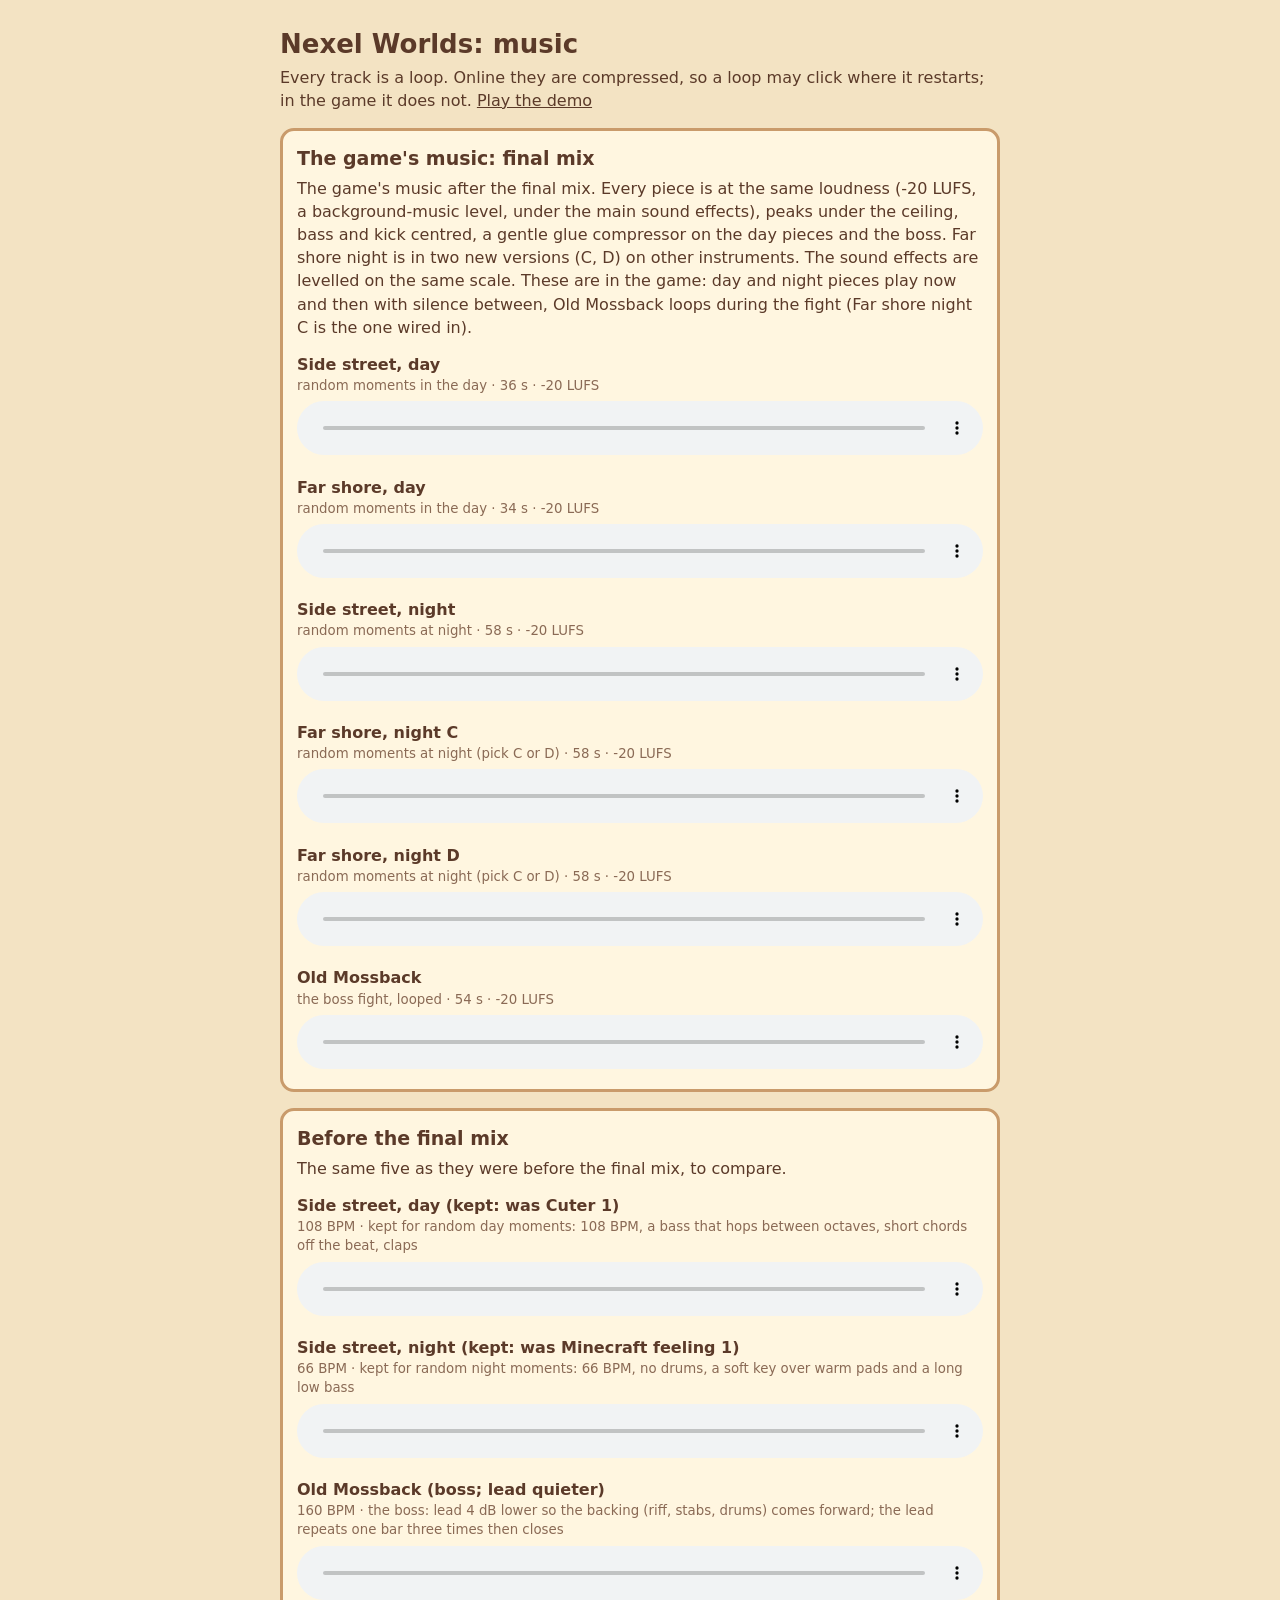
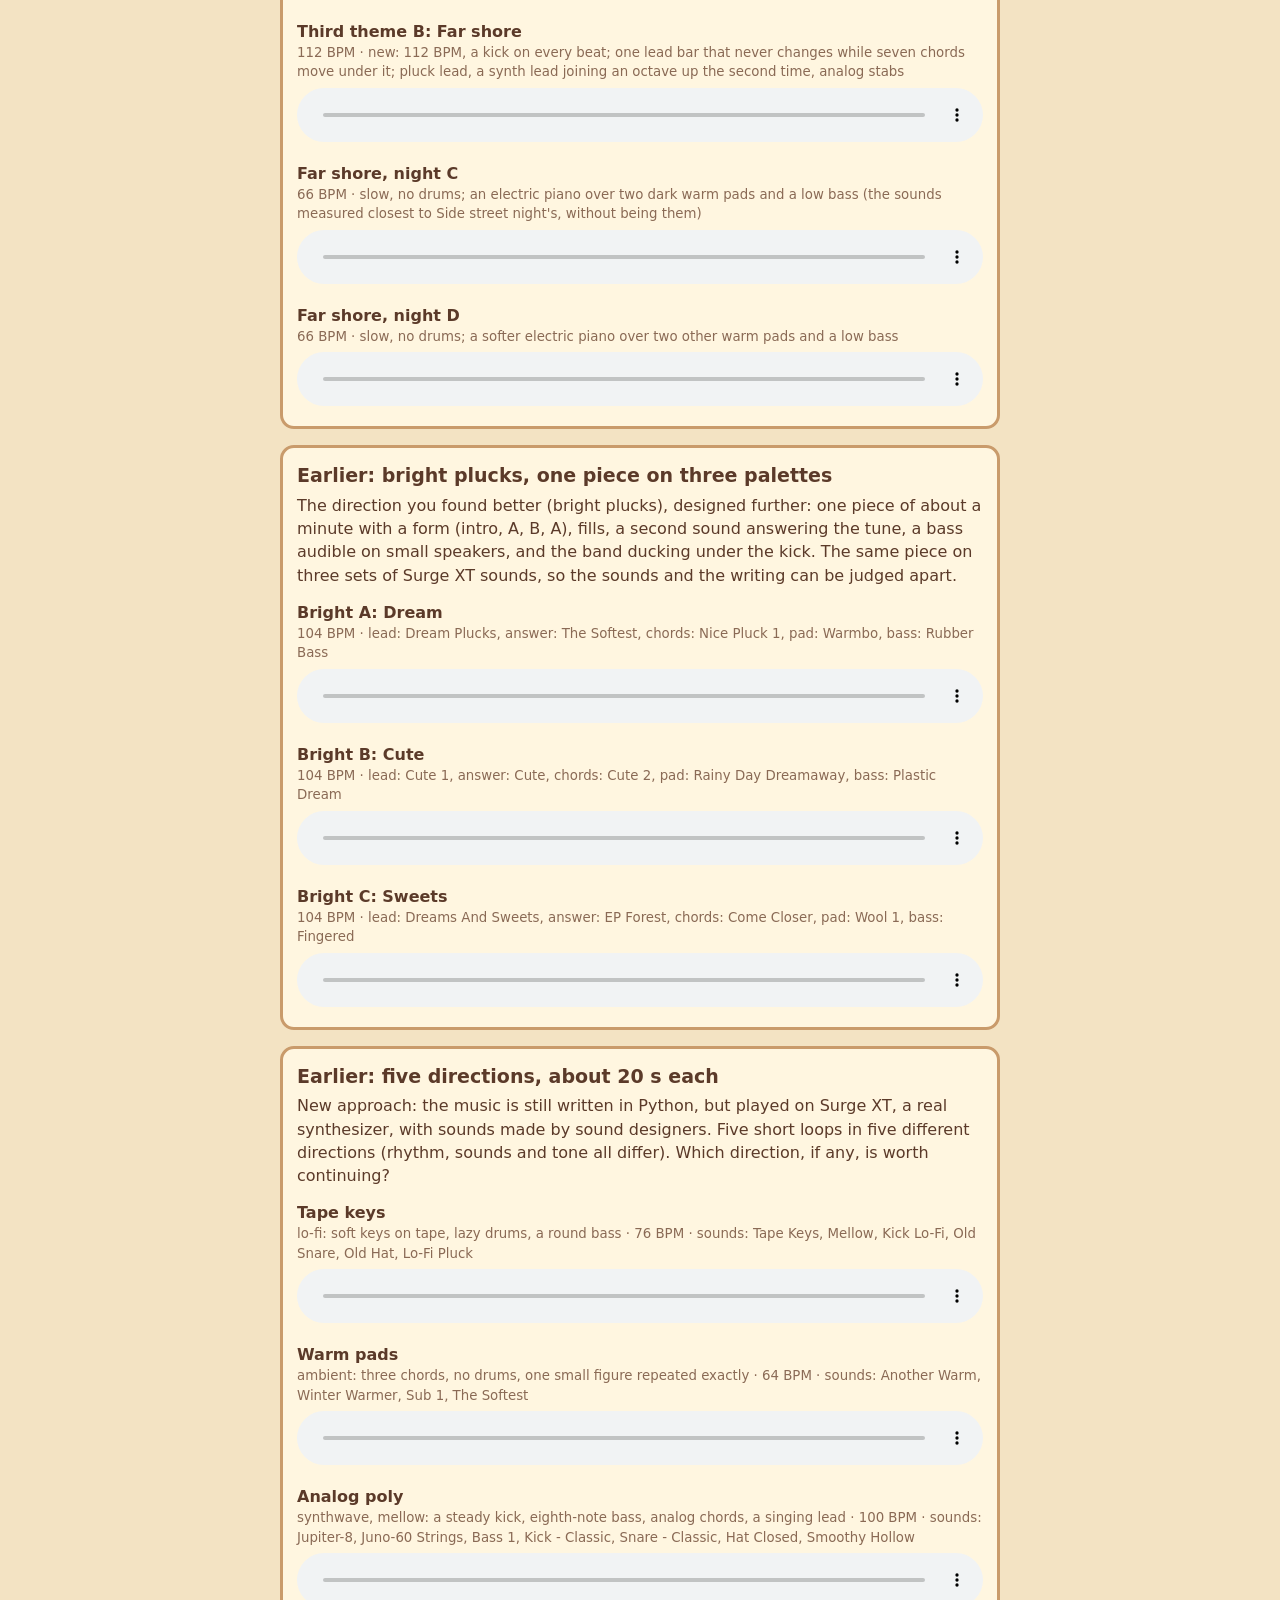
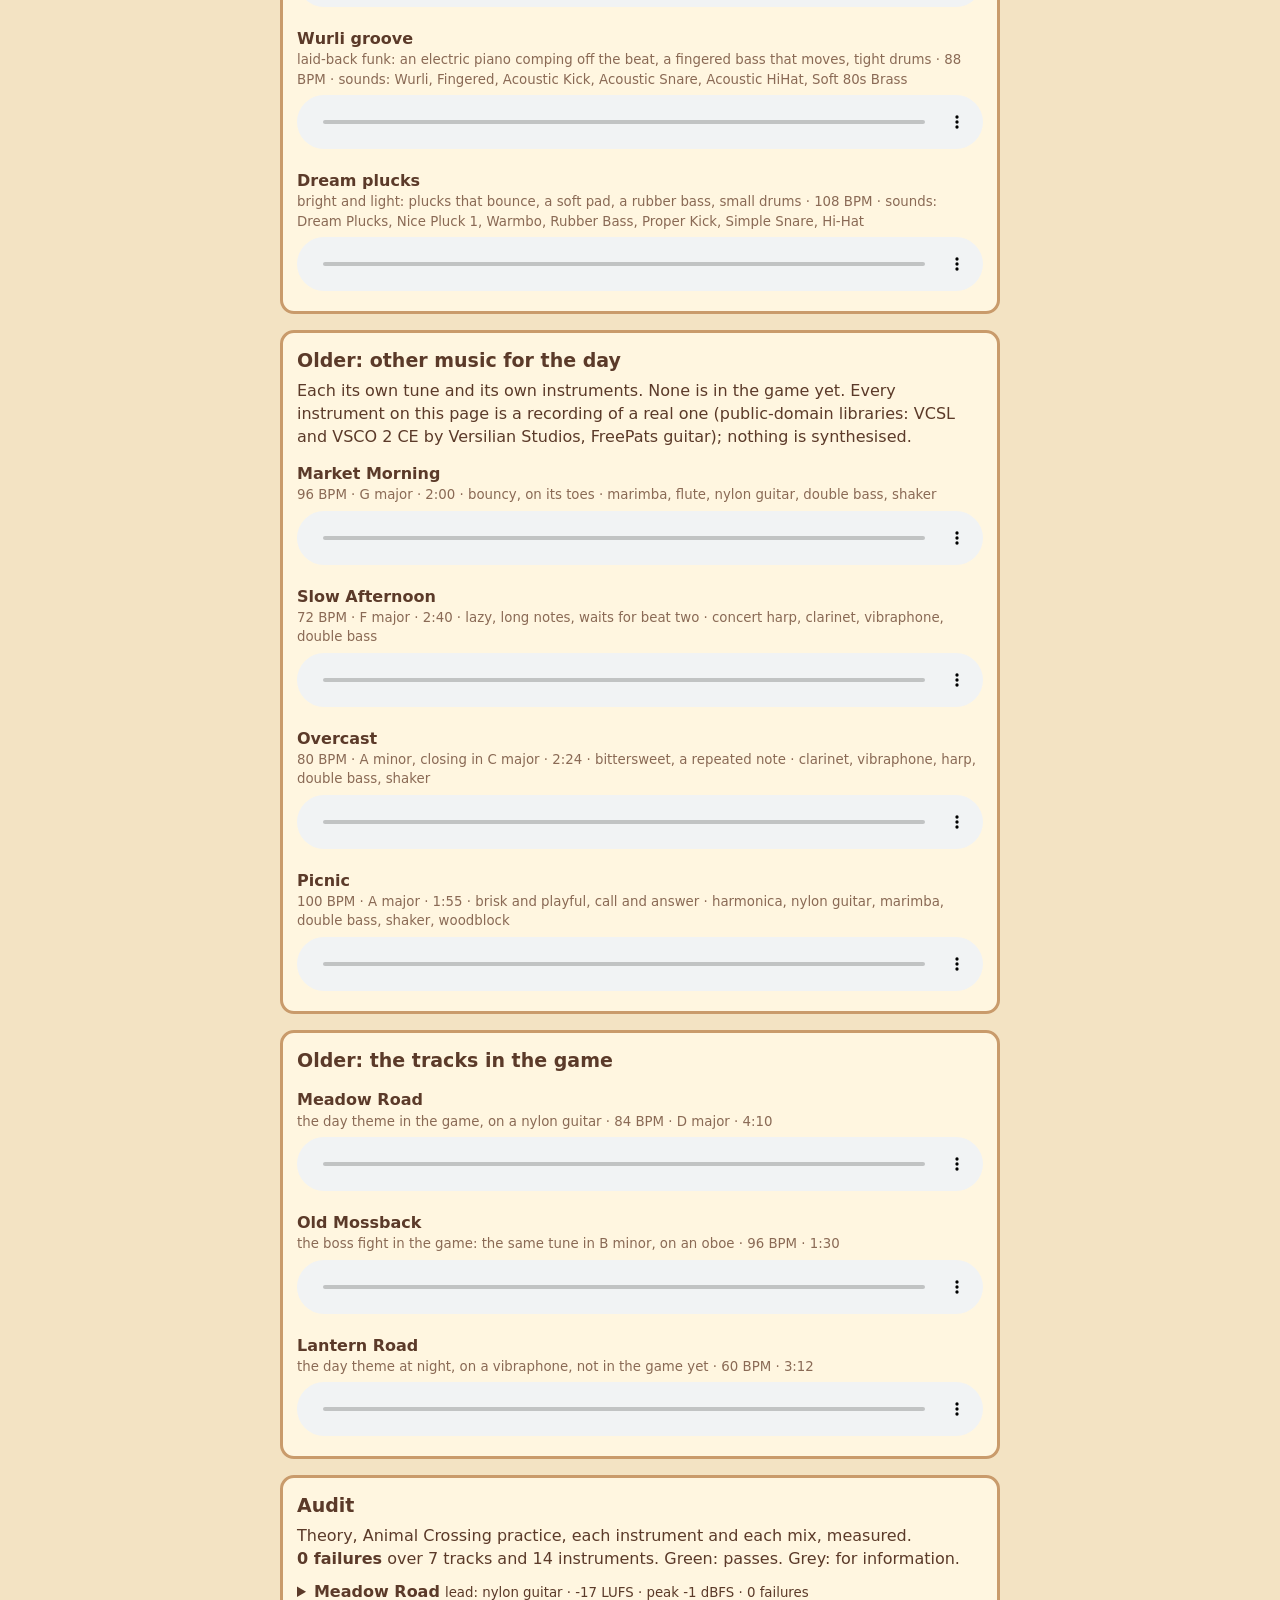
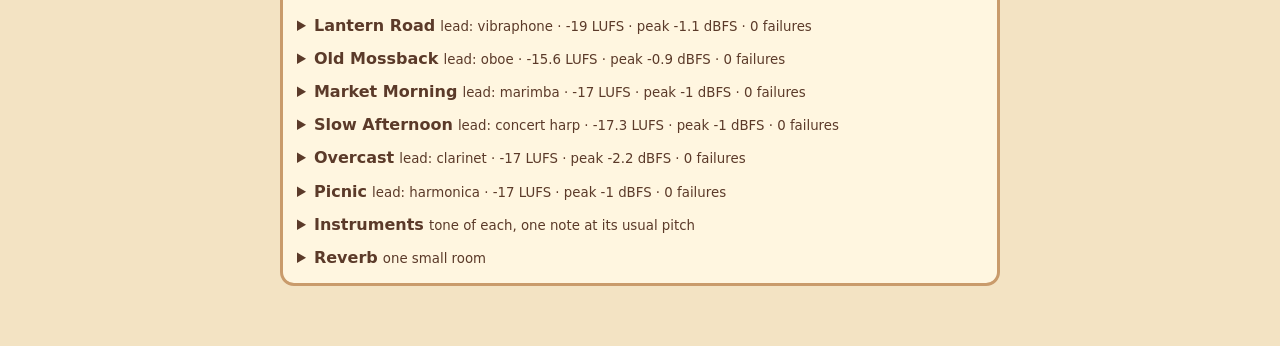
<file: music.html>
<!doctype html>
<html lang="en">
<head>
<meta charset="utf-8">
<meta name="viewport" content="width=device-width, initial-scale=1">
<title>Nexel Worlds: music</title>
<style>
  body { margin:0; background:#f3e3c3; color:#5b3a29; font:16px/1.45 system-ui, sans-serif; }
  main { max-width:720px; margin:0 auto; padding:20px 14px 60px; }
  h1 { font-size:26px; margin:6px 0 2px; }
  h2 { font-size:19px; margin:0 0 4px; }
  section { background:#fff6e0; border:3px solid #c99b6b; border-radius:14px; padding:14px; margin-top:16px; }
  .t { margin-top:14px; }
  .t small { display:block; color:#8a6a55; }
  audio { width:100%; margin-top:6px; }
  a { color:#5b3a29; }
  .rule { display:flex; gap:8px; align-items:baseline; font-size:13px; padding:2px 0; }
  .rule span { flex:0 0 44%; } .rule em { font-style:normal; opacity:.75; }
  .dot { display:inline-block; width:9px; height:9px; border-radius:50%; margin-right:6px; background:#6aa84f; flex:none; }
  .dot.bad { background:#c0392b; } .dot.info { background:#b9a88f; }
  details { margin-top:10px; } summary { cursor:pointer; } h4 { margin:10px 0 2px; font-size:13px; text-transform:uppercase; letter-spacing:.04em; opacity:.7; }
  table.tone { border-collapse:collapse; font-size:12px; margin-top:6px; width:100%; } table.tone td, table.tone th { text-align:left; padding:2px 6px 2px 0; }
  table.tone { display:block; overflow-x:auto; }
</style>
</head>
<body>
<main>
  <h1>Nexel Worlds: music</h1>
  <div>Every track is a loop. Online they are compressed, so a loop may click where it restarts; in the game it does not. <a href="./">Play the demo</a></div>
  <section><h2>The game's music: final mix</h2><div>The game's music after the final mix. Every piece is at the same loudness (-20 LUFS, a background-music level, under the main sound effects), peaks under the ceiling, bass and kick centred, a gentle glue compressor on the day pieces and the boss. Far shore night is in two new versions (C, D) on other instruments. The sound effects are levelled on the same scale. These are in the game: day and night pieces play now and then with silence between, Old Mossback loops during the fight (Far shore night C is the one wired in).</div><div id="final"></div></section>
  <section><h2>Before the final mix</h2><div>The same five as they were before the final mix, to compare.</div><div id="pieces"></div></section>
  <section><h2>Earlier: bright plucks, one piece on three palettes</h2><div>The direction you found better (bright plucks), designed further: one piece of about a minute with a form (intro, A, B, A), fills, a second sound answering the tune, a bass audible on small speakers, and the band ducking under the kick. The same piece on three sets of Surge XT sounds, so the sounds and the writing can be judged apart.</div><div id="bright"></div></section>
  <section><h2>Earlier: five directions, about 20 s each</h2><div>New approach: the music is still written in Python, but played on Surge XT, a real synthesizer, with sounds made by sound designers. Five short loops in five different directions (rhythm, sounds and tone all differ). Which direction, if any, is worth continuing?</div><div id="dirs"></div></section>
  <section><h2>Older: other music for the day</h2><div>Each its own tune and its own instruments. None is in the game yet. Every instrument on this page is a recording of a real one (public-domain libraries: VCSL and VSCO 2 CE by Versilian Studios, FreePats guitar); nothing is synthesised.</div><div id="days"></div></section>
  <section><h2>Older: the tracks in the game</h2><div id="now"></div></section>
  <section><h2>Audit</h2><div>Theory, Animal Crossing practice, each instrument and each mix, measured.</div><div id="audit">loading…</div></section>
</main>
<script>
const fmt = (s) => `${Math.floor(s / 60)}:${String(Math.floor(s % 60)).padStart(2, "0")}`;
function add(box, file, title, sub, loop) {
  const d = document.createElement("div");
  d.className = "t";
  d.innerHTML = `<b>${title}</b><small>${sub}</small><audio controls preload="none" ${loop ? "loop" : ""} src="music/${file}.m4a"></audio>`;
  document.getElementById(box).appendChild(d);
}
document.addEventListener("play", (e) => document.querySelectorAll("audio").forEach((a) => a !== e.target && a.pause()), true);
fetch("music/final.json").then((r) => r.json()).then((ds) => {
  for (const d of ds) add("final", "final_" + d.id, d.title, `${d.where} · ${Math.round(d.seconds)} s · ${d.after.lufs} LUFS`, true);
});
fetch("music/pieces.json").then((r) => r.json()).then((ds) => {
  for (const d of ds) add("pieces", "piece_" + d.id, d.title, `${d.bpm} BPM · ${d.about}`, true);
});
fetch("music/bright.json").then((r) => r.json()).then((ds) => {
  for (const d of ds) add("bright", "bright_" + d.id, d.title, `${d.bpm} BPM · ${d.sounds}`, true);
});
fetch("music/directions.json").then((r) => r.json()).then((ds) => {
  for (const d of ds) add("dirs", "dir_" + d.id, d.title, `${d.mood} · ${d.bpm} BPM · sounds: ${d.sounds}`, true);
});
fetch("music/days.json").then((r) => r.json()).then((days) => {
  for (const d of days) add("days", "day_" + d.id, d.title, `${d.bpm} BPM · ${d.key} · ${fmt(d.seconds)} · ${d.mood} · ${d.band}`, true);
});
add("now", "master", "Meadow Road", "the day theme in the game, on a nylon guitar · 84 BPM · D major · 4:10", true);
add("now", "boss", "Old Mossback", "the boss fight in the game: the same tune in B minor, on an oboe · 96 BPM · 1:30", true);
add("now", "night", "Lantern Road", "the day theme at night, on a vibraphone, not in the game yet · 60 BPM · 3:12", true);
fetch("music/quality.json").then((r) => r.json()).then((q) => showAudit(q, document.getElementById("audit")));

// The audit (music/quality.py): every rule with what was measured.
function showAudit(q, box) {
  const dot = (ok) => `<i class="dot ${ok === false ? "bad" : ok === null ? "info" : "ok"}"></i>`;
  const rows = (list) => list.map(([name, ok, detail]) => `<div class="rule">${dot(ok)}<span>${name}</span><em>${detail || ""}</em></div>`).join("");
  let h = `<div><b>${q.fails} failures</b> over ${q.tracks.length} tracks and ${q.instruments.length} instruments. Green: passes. Grey: for information.</div>`;
  for (const t of q.tracks) {
    const m = t.mix, bal = m.tune_over_band_db ? `${m.tune_over_band_db[0]} to ${m.tune_over_band_db[1]} dB` : "not measured (the tune and the fight share the front)";
    h += `<details><summary><b>${t.title}</b> <small>lead: ${t.lead} · ${m.lufs} LUFS · peak ${m.peak_db} dBFS · ${m.fail.length + t.theory.filter((r) => r[1] === false).length} failures</small></summary>
      <h4>Theory</h4>${rows(t.theory)}<h4>Animal Crossing practice</h4>${rows(t.practice)}<h4>Mix</h4>${rows([
        ["loudness on target", Math.abs(m.lufs - m.target) <= 0.6, `${m.lufs} LUFS, target ${m.target}`],
        ["peaks under -1 dBFS", m.peak_db <= -0.9, `${m.peak_db} dBFS`],
        ["sections close in level", m.block_range_db <= 8, `within ${m.block_range_db} dB`],
        ["the tune over the band", true, bal],
        ["tonal balance", true, Object.entries(m.bands_db).map(([k, v]) => `${k} ${v}`).join(" · ") + " dB"],
        ["stereo, and the lows centred", true, `left/right ${m.stereo}, under 150 Hz ${m.low_mono}`],
        ["the loop point", m.seam <= 0.03, `step of ${m.seam}`]])}</details>`;
  }
  h += `<details><summary><b>Instruments</b> <small>tone of each, one note at its usual pitch</small></summary><table class="tone"><tr><th>instrument</th><th>role</th><th>note</th><th>loudness</th><th>attack</th><th>centre</th><th>tuning</th><th>ends</th></tr>` +
    q.instruments.map((r) => `<tr><td>${dot(r.fail.length ? false : true)}${r.name.replace("_", " ")}</td><td>${r.role}</td><td>${r.note}</td><td>${r.loudness} LUFS</td><td>${r.attack_ms} ms</td><td>${r.centroid_hz} Hz</td><td>${r.cents === null ? "" : r.cents + " cents"}</td><td>${r.cut_db} dB</td></tr>`).join("") + `</table></details>`;
  h += `<details><summary><b>Reverb</b> <small>one small room</small></summary>` + Object.entries(q.room).map(([k, r]) =>
    `<div class="rule">${dot(true)}<span>${k}</span><em>gone in ${r.rt60_s} s · starts ${r.predelay_ms} ms after the note · kept to ${r.return} · level: ${Object.entries(r.level_db).map(([a, b]) => `${a} ${b}${b === "dry" ? "" : " dB"}`).join(", ")}</em></div>`).join("") + `</details>`;
  box.innerHTML = h;
}
</script>
</body>
</html>
</file>
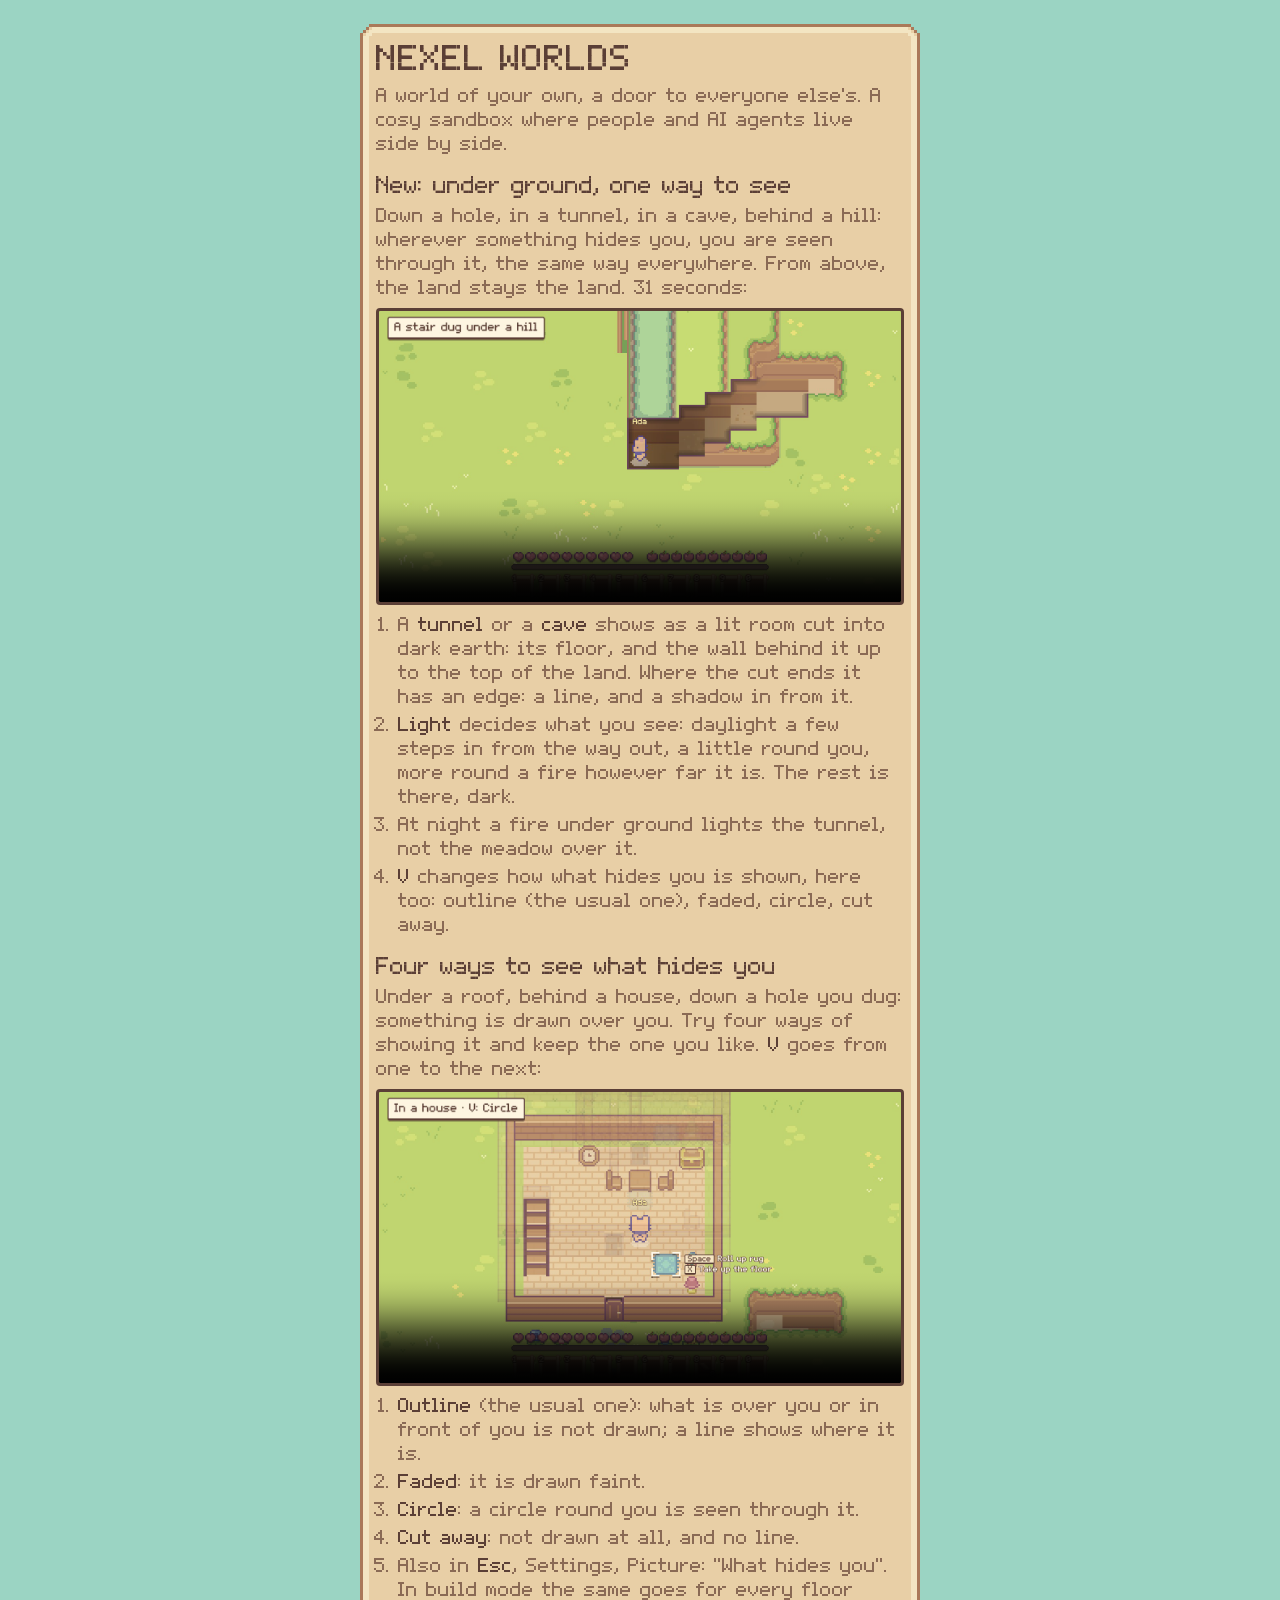
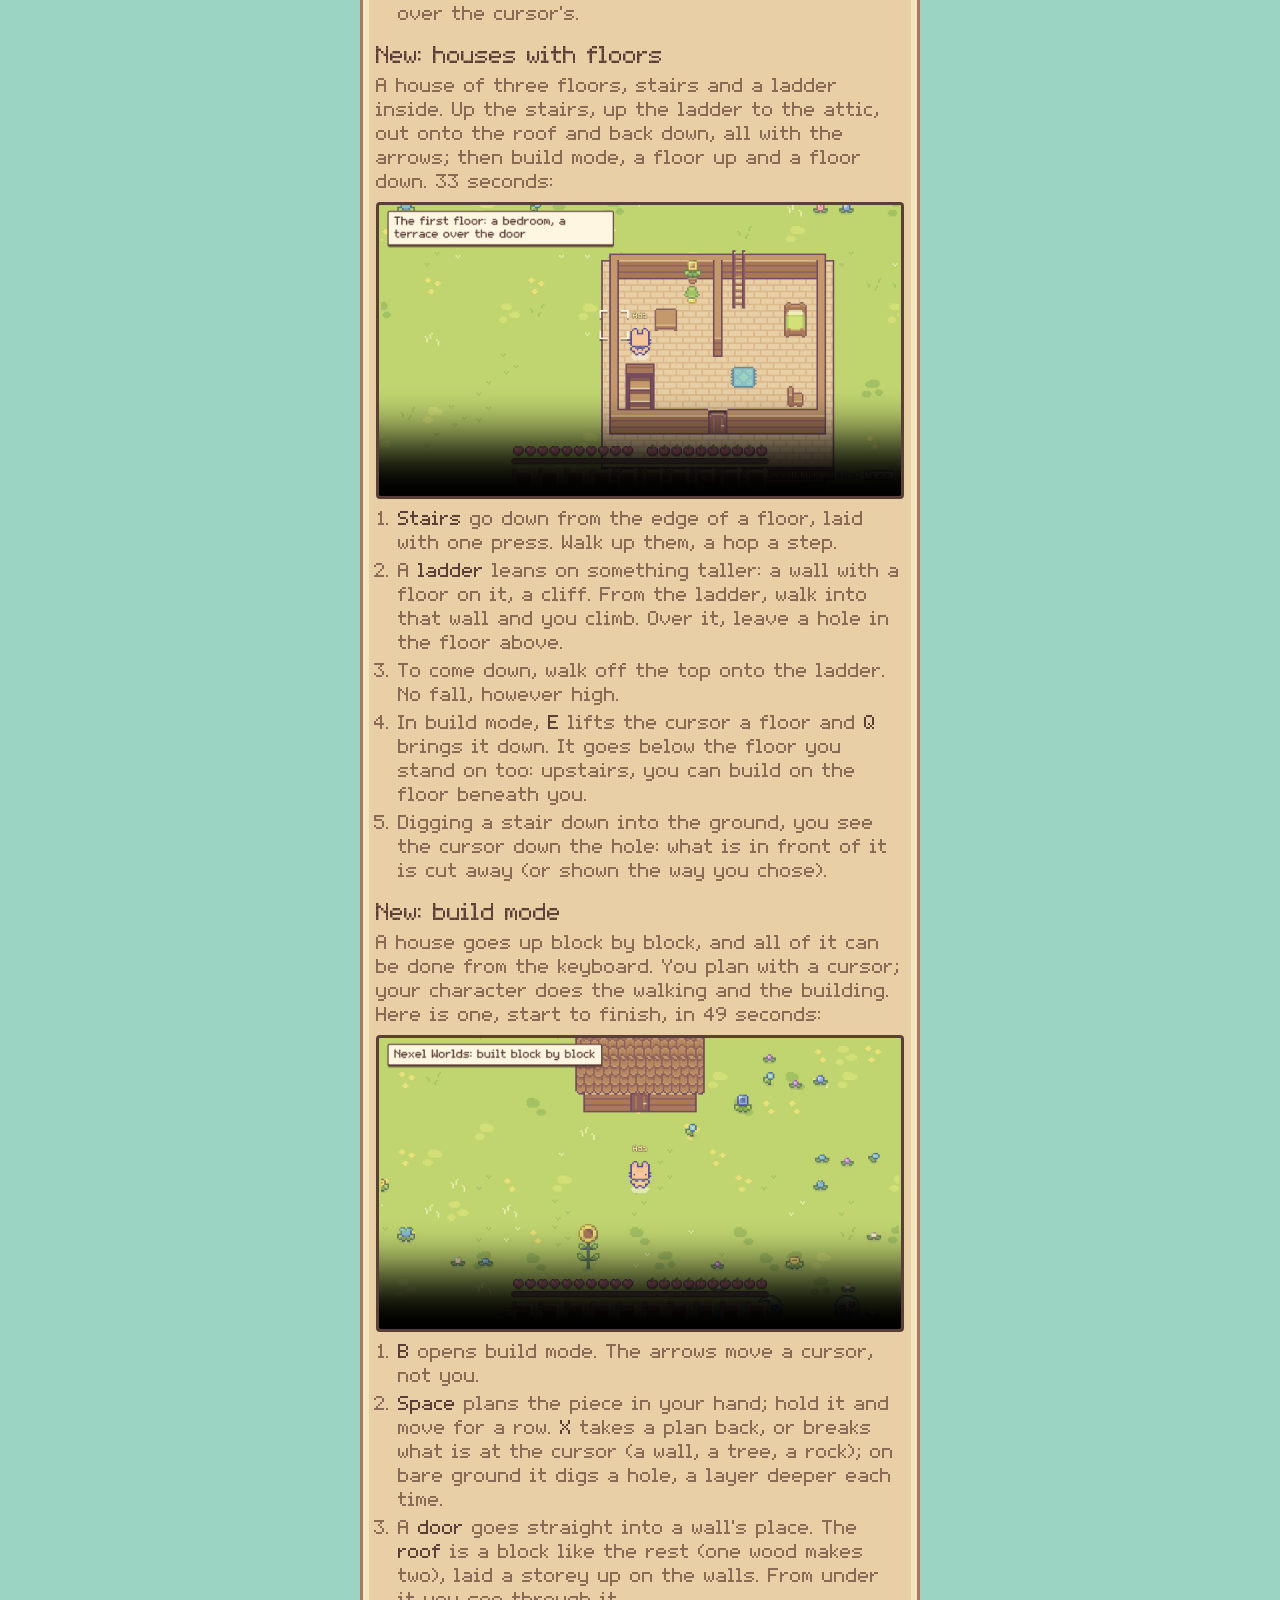
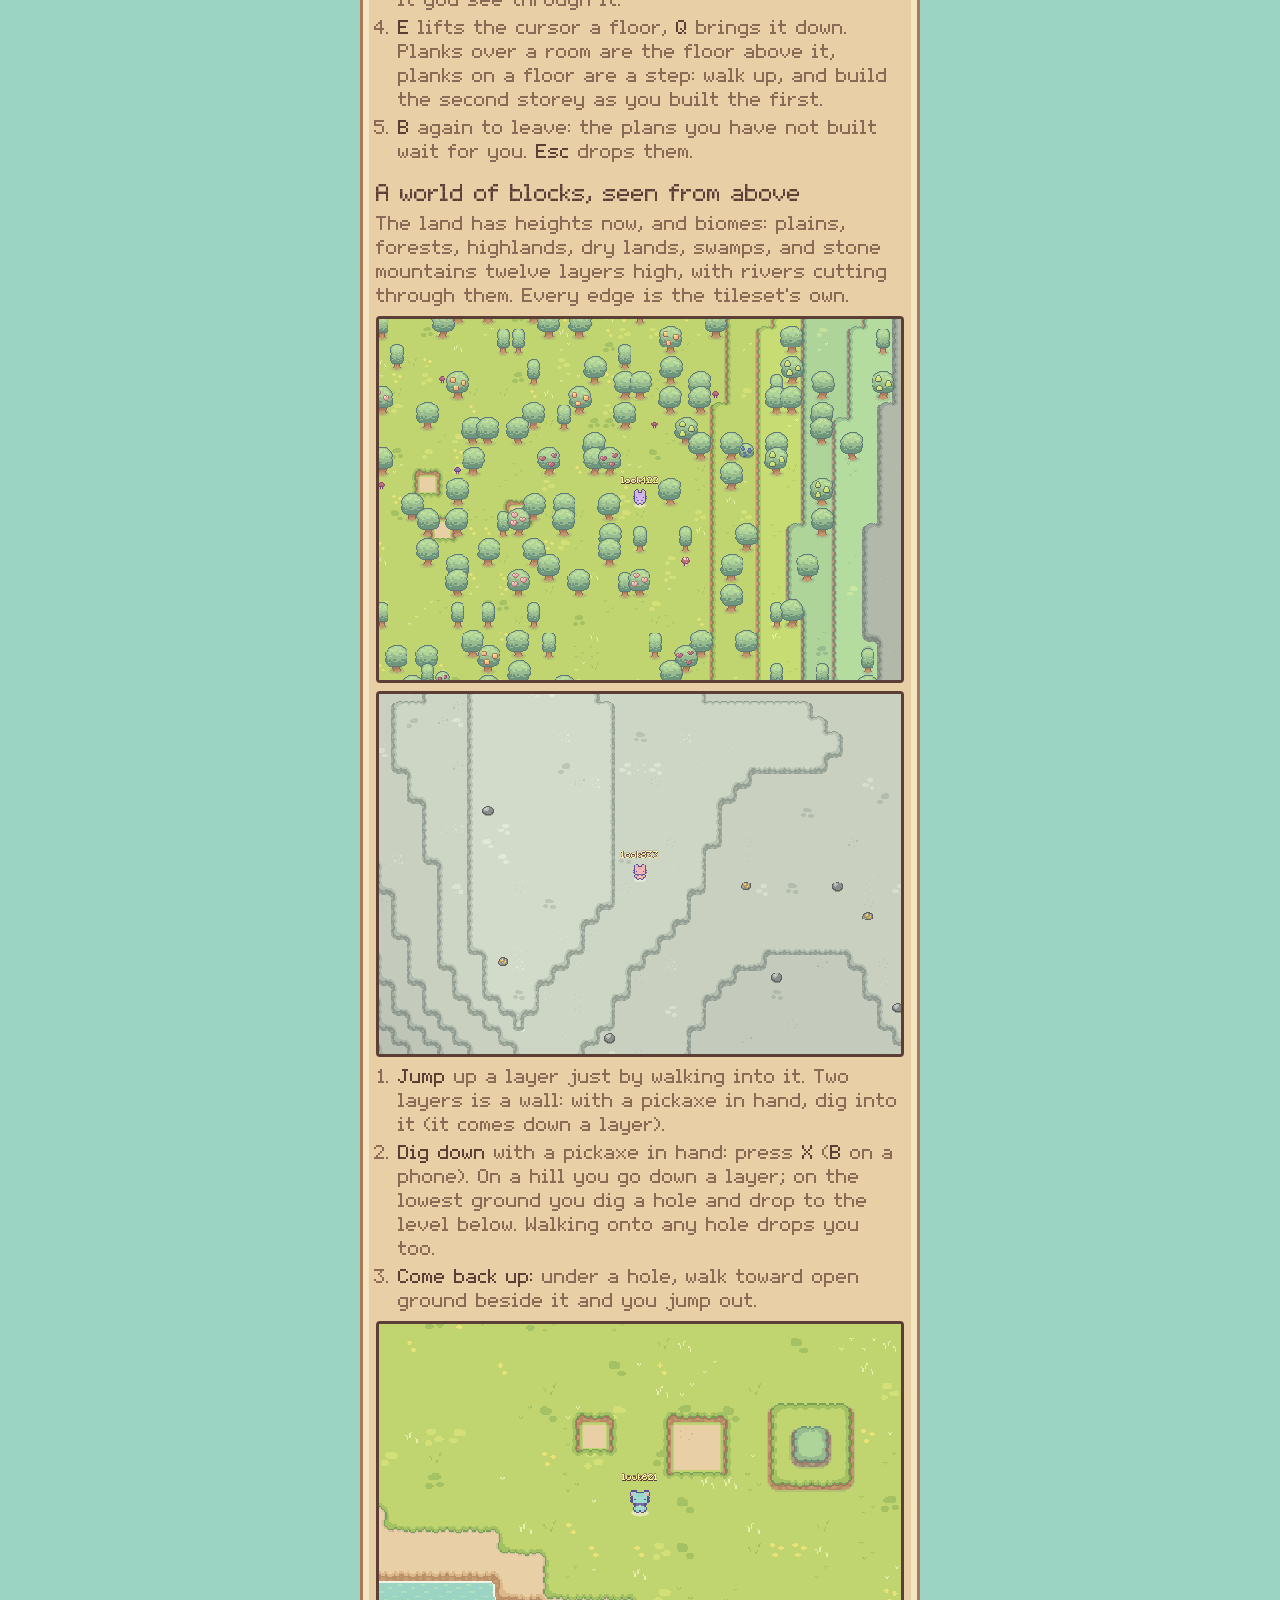
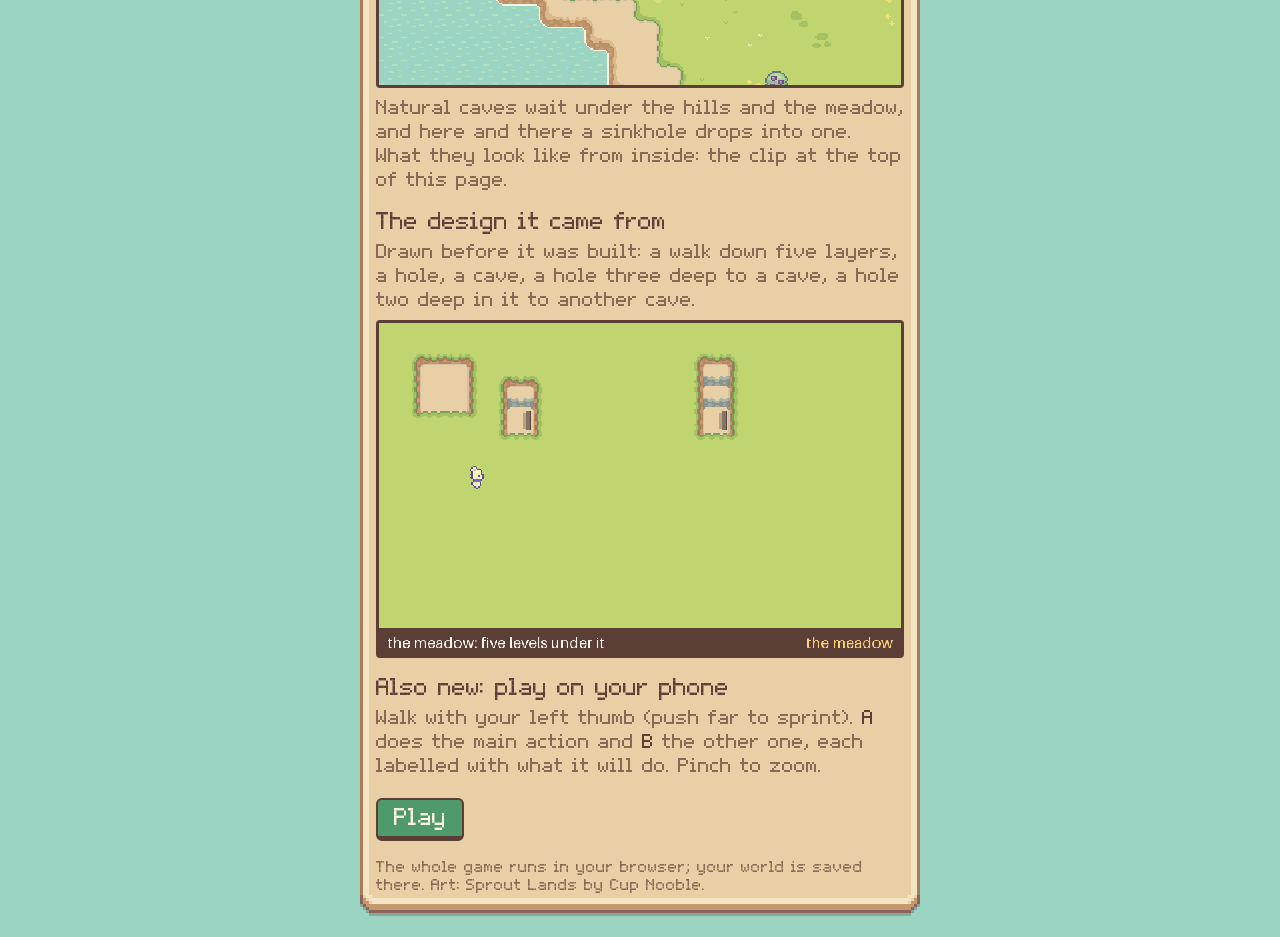
<file: showcase.html>
<!DOCTYPE html>
<html lang="en">
<head>
<meta charset="utf-8">
<title>Nexel Worlds · what's new</title>
<link rel="icon" href="data:,">
<meta name="viewport" content="width=device-width, initial-scale=1">
<style>
  @font-face { font-family: SproutPixel; src: url(assets/sprout-pixel.ttf); }
  :root { --ink:#5b3f36; --ink2:#8a6a55; }
  * { box-sizing:border-box; font-weight:normal !important; }
  body { margin:0; background:#9bd4c3; color:var(--ink); font:18px/24px SproutPixel, monospace; display:flex; justify-content:center; }
  .panel { border:24px solid transparent; border-image:url(assets/panel.png) 9 fill / 27px stretch; image-rendering:pixelated;
    filter:drop-shadow(0 3px 0 rgba(60,40,30,.25)); margin:24px 12px; max-width:560px; width:100%; }
  .in { margin:-10px -8px -12px; }
  h1 { font-size:32px; line-height:36px; margin:4px 0; }
  h2 { font-size:22px; margin:18px 0 6px; }
  p { margin:6px 0; color:var(--ink2); }
  img.clip, video.clip { width:100%; image-rendering:pixelated; display:block; border:3px solid var(--ink); border-radius:4px; margin:8px 0; }
  video.clip { image-rendering:auto; background:#c0d470; aspect-ratio:16 / 9; }
  ol { margin:6px 0; padding-left:22px; color:var(--ink2); } li { margin:4px 0; } b { color:var(--ink); }
  a.play { display:inline-block; margin:14px 0 4px; padding:6px 16px; background:#4f9a6a; color:#fff8e8; text-decoration:none;
    border:2px solid var(--ink); border-bottom-width:5px; border-radius:6px; font-size:22px; }
  .credit { font-size:14px; line-height:18px; margin-top:14px; }
</style>
</head>
<body>
<div class="panel"><div class="in">
  <h1>NEXEL WORLDS</h1>
  <p>A world of your own, a door to everyone else's. A cosy sandbox where people and AI agents live side by side.</p>

  <h2>New: under ground, one way to see</h2>
  <p>Down a hole, in a tunnel, in a cave, behind a hill: wherever something hides you, you are seen through it, the
    same way everywhere. From above, the land stays the land. 31 seconds:</p>
  <video class="clip" src="underground.mp4?v=2fc4ef9f4c" poster="underground.jpg?v=2fc4ef9f4c" controls muted loop playsinline preload="metadata"></video>
  <ol>
    <li>A <b>tunnel</b> or a <b>cave</b> shows as a lit room cut into dark earth: its floor, and the wall behind it
      up to the top of the land. Where the cut ends it has an edge: a line, and a shadow in from it.</li>
    <li><b>Light</b> decides what you see: daylight a few steps in from the way out, a little round you, more round
      a fire however far it is. The rest is there, dark.</li>
    <li>At night a fire under ground lights the tunnel, not the meadow over it.</li>
    <li><b>V</b> changes how what hides you is shown, here too: outline (the usual one), faded, circle, cut away.</li>
  </ol>

  <h2>Four ways to see what hides you</h2>
  <p>Under a roof, behind a house, down a hole you dug: something is drawn over you. Try four ways of showing it and
    keep the one you like. <b>V</b> goes from one to the next:</p>
  <video class="clip" src="views.mp4?v=2fc4ef9f4c" poster="views.jpg?v=2fc4ef9f4c" controls muted loop playsinline preload="metadata"></video>
  <ol>
    <li><b>Outline</b> (the usual one): what is over you or in front of you is not drawn; a line shows where it is.</li>
    <li><b>Faded</b>: it is drawn faint.</li>
    <li><b>Circle</b>: a circle round you is seen through it.</li>
    <li><b>Cut away</b>: not drawn at all, and no line.</li>
    <li>Also in <b>Esc</b>, Settings, Picture: "What hides you". In build mode the same goes for every floor over
      the cursor's.</li>
  </ol>

  <h2>New: houses with floors</h2>
  <p>A house of three floors, stairs and a ladder inside. Up the stairs, up the ladder to the attic, out onto the roof
    and back down, all with the arrows; then build mode, a floor up and a floor down. 33 seconds:</p>
  <video class="clip" src="floors.mp4?v=2fc4ef9f4c" poster="floors.jpg?v=2fc4ef9f4c" controls muted loop playsinline preload="metadata"></video>
  <ol>
    <li><b>Stairs</b> go down from the edge of a floor, laid with one press. Walk up them, a hop a step.</li>
    <li>A <b>ladder</b> leans on something taller: a wall with a floor on it, a cliff. From the ladder, walk into that
      wall and you climb. Over it, leave a hole in the floor above.</li>
    <li>To come down, walk off the top onto the ladder. No fall, however high.</li>
    <li>In build mode, <b>E</b> lifts the cursor a floor and <b>Q</b> brings it down. It goes below the floor you
      stand on too: upstairs, you can build on the floor beneath you.</li>
    <li>Digging a stair down into the ground, you see the cursor down the hole: what is in front of it is cut away
      (or shown the way you chose).</li>
  </ol>

  <h2>New: build mode</h2>
  <p>A house goes up block by block, and all of it can be done from the keyboard. You plan with a cursor; your character
    does the walking and the building. Here is one, start to finish, in 49 seconds:</p>
  <video class="clip" src="build_mode.mp4?v=2fc4ef9f4c" poster="build_mode.jpg?v=2fc4ef9f4c" controls muted loop playsinline preload="metadata"></video>
  <ol>
    <li><b>B</b> opens build mode. The arrows move a cursor, not you.</li>
    <li><b>Space</b> plans the piece in your hand; hold it and move for a row. <b>X</b> takes a plan back, or breaks what is
      at the cursor (a wall, a tree, a rock); on bare ground it digs a hole, a layer deeper each time.</li>
    <li>A <b>door</b> goes straight into a wall's place. The <b>roof</b> is a block like the rest (one wood makes two),
      laid a storey up on the walls. From under it you see through it.</li>
    <li><b>E</b> lifts the cursor a floor, <b>Q</b> brings it down. Planks over a room are the floor above it, planks
      on a floor are a step: walk up, and build the second storey as you built the first.</li>
    <li><b>B</b> again to leave: the plans you have not built wait for you. <b>Esc</b> drops them.</li>
  </ol>

  <h2>A world of blocks, seen from above</h2>
  <p>The land has heights now, and biomes: plains, forests, highlands, dry lands, swamps, and stone mountains twelve layers
    high, with rivers cutting through them. Every edge is the tileset's own.</p>
  <img class="clip" src="game_hills.png?v=2fc4ef9f4c" alt="A forest on rolling ground, stone terraces rising beside it">
  <img class="clip" src="game_mountain.png?v=2fc4ef9f4c" alt="Stone terraces of a mountain">
  <ol>
    <li><b>Jump</b> up a layer just by walking into it. Two layers is a wall: with a pickaxe in hand, dig into it
      (it comes down a layer).</li>
    <li><b>Dig down</b> with a pickaxe in hand: press <b>X</b> (<b>B</b> on a phone). On a hill you go down a layer;
      on the lowest ground you dig a hole and drop to the level below. Walking onto any hole drops you too.</li>
    <li><b>Come back up:</b> under a hole, walk toward open ground beside it and you jump out.</li>
  </ol>
  <img class="clip" src="game_holes.png?v=2fc4ef9f4c" alt="Holes in the meadow">
  <p>Natural caves wait under the hills and the meadow, and here and there a sinkhole drops into one. What they look
    like from inside: the clip at the top of this page.</p>

  <h2>The design it came from</h2>
  <p>Drawn before it was built: a walk down five layers, a hole, a cave, a hole three deep to a cave, a hole two deep in it to
    another cave.</p>
  <img class="clip" src="five_layers.gif?v=2fc4ef9f4c" alt="Design mockup: a walk down five layers">

  <h2>Also new: play on your phone</h2>
  <p>Walk with your left thumb (push far to sprint). <b>A</b> does the main action and <b>B</b> the other one, each labelled with
    what it will do. Pinch to zoom.</p>

  <a class="play" href="./">Play</a>
  <p class="credit">The whole game runs in your browser; your world is saved there. Art: Sprout Lands by Cup Nooble.</p>
</div></div>
</body>
</html>
</file>
